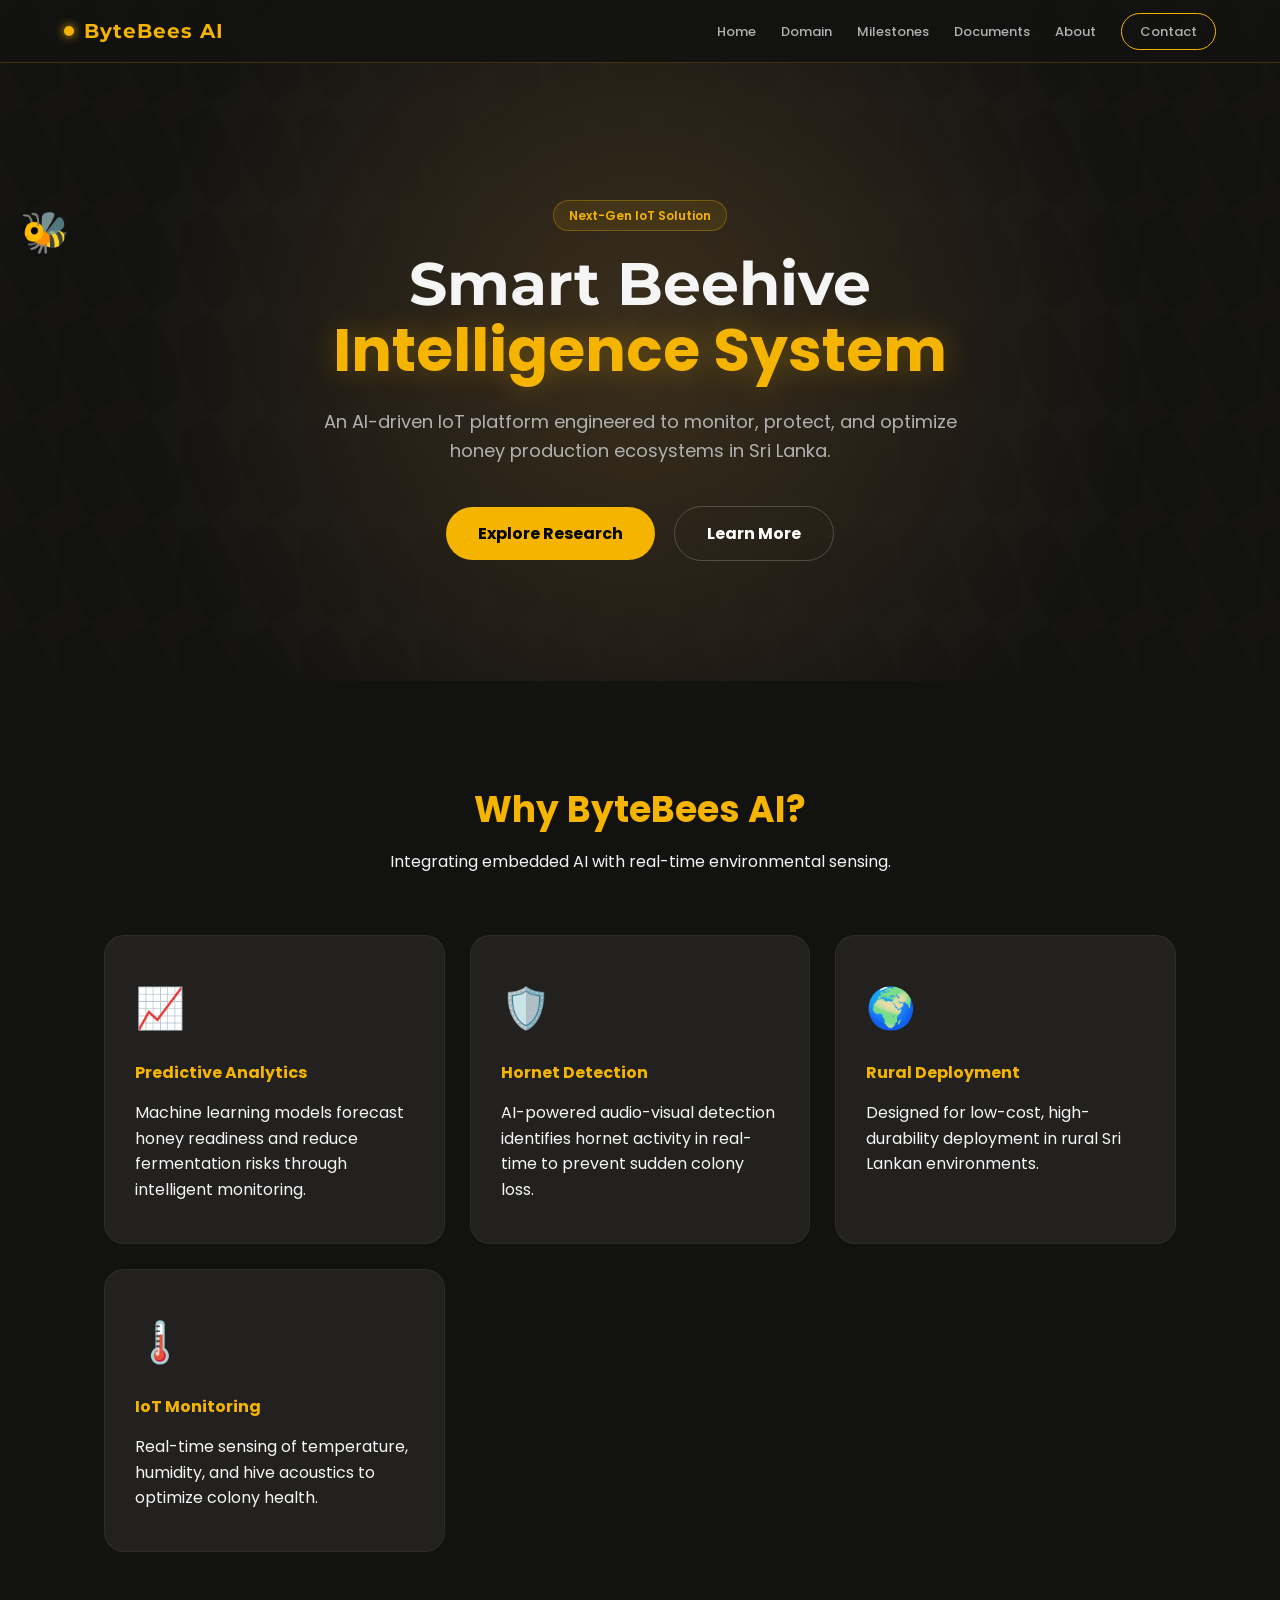
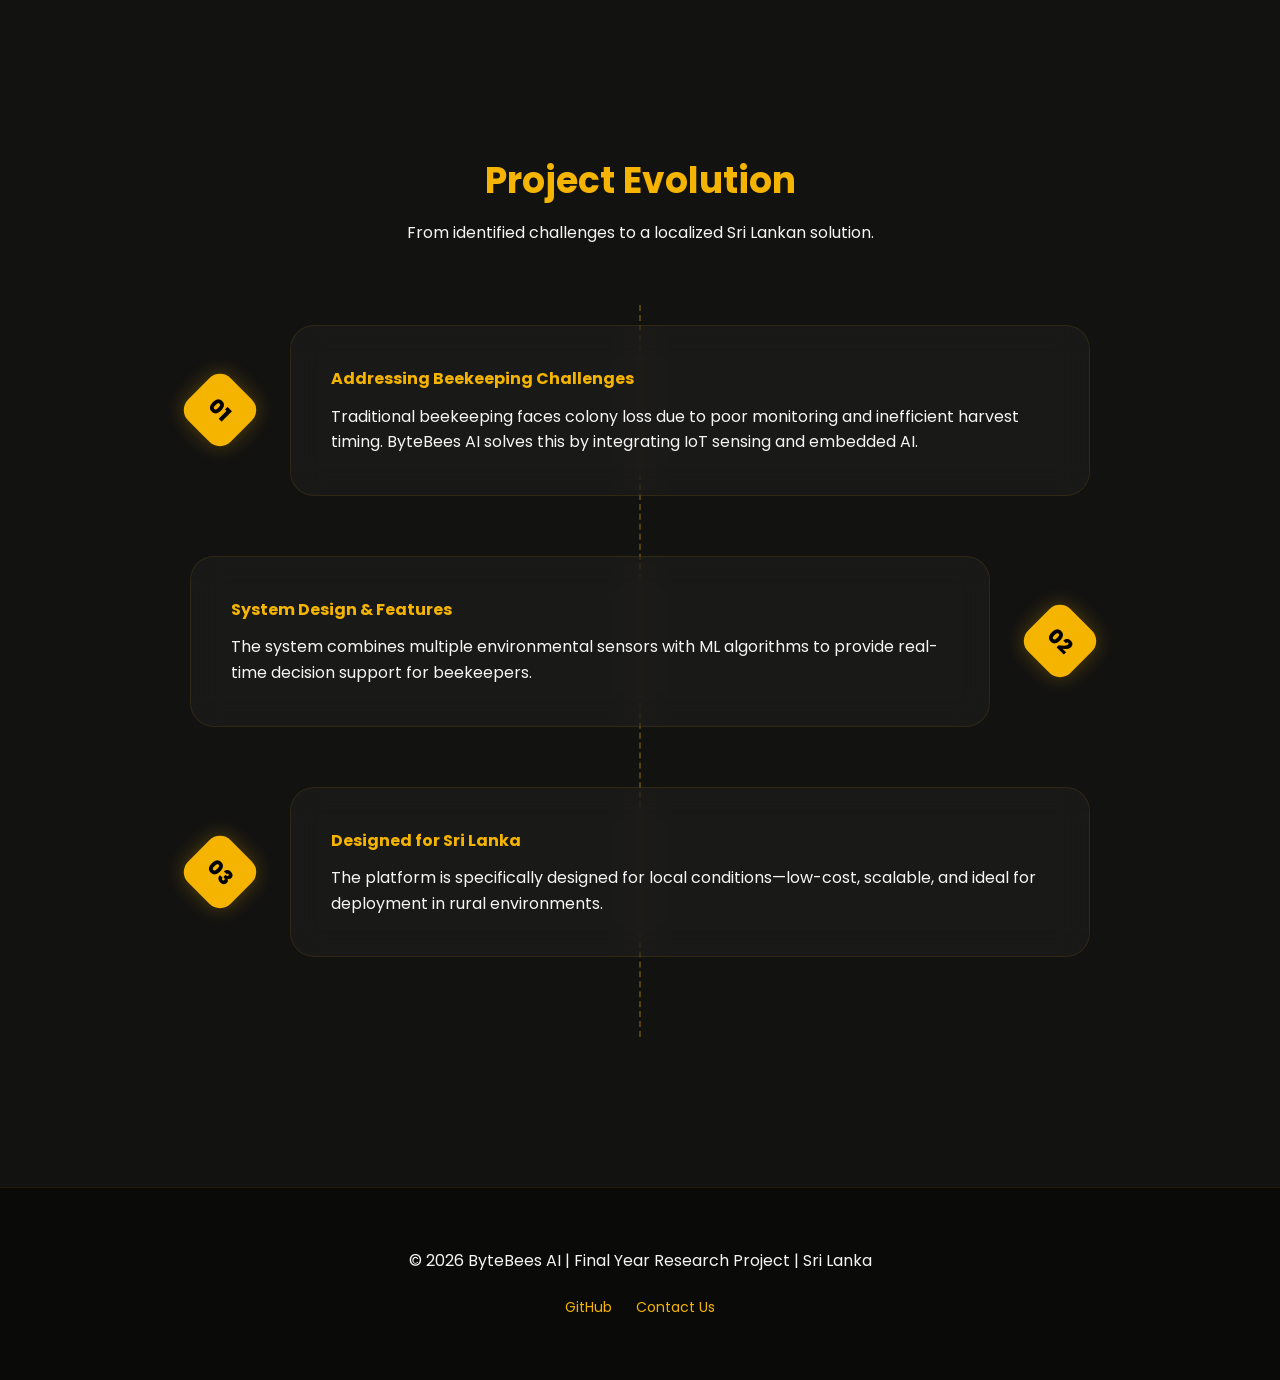
<file: index.html>
<!DOCTYPE html>
<html lang="en">
<head>
    <meta charset="UTF-8">
    <meta name="viewport" content="width=device-width, initial-scale=1.0">
    <title>ByteBees AI - Smart Beehive Intelligence</title>
    
    <link href="https://fonts.googleapis.com/css2?family=Montserrat:wght@700&family=Poppins:wght@300;400;600&display=swap" rel="stylesheet">
    <link rel="stylesheet" href="css/style.css">
</head>
<body>

    <nav>
        <div class="container">
            <div class="logo">
                <span class="pulse"></span> 
                <h1>ByteBees AI</h1>
            </div>
            <ul>
                <li><a href="index.html">Home</a></li>
                <li><a href="domain.html">Domain</a></li>
                <li><a href="milestones.html">Milestones</a></li>
                <li><a href="documents.html">Documents</a></li>
                <li><a href="about.html">About</a></li>
                <li><a href="contact.html" class="nav-cta">Contact</a></li>
            </ul>
        </div>
    </nav>

    <header class="hero">
        <div class="honeycomb"></div>
        <div class="bee-fly">🐝</div>
        
        <div class="hero-content">
            <div class="badge">Next-Gen IoT Solution</div>
            <h2>Smart Beehive <br><span class="highlight">Intelligence System</span></h2>
            <p>
                An AI-driven IoT platform engineered to monitor, protect, 
                and optimize honey production ecosystems in Sri Lanka.
            </p>
            <div class="hero-btns">
                <a href="domain.html" class="button">Explore Research</a>
                <a href="#overview" class="button secondary">Learn More</a>
            </div>
        </div>
    </header>

    <section class="section">
        <div class="section-header">
            <h3>Why ByteBees AI?</h3>
            <p>Integrating embedded AI with real-time environmental sensing.</p>
        </div>

        <div class="card-grid">
            <div class="card">
                <div class="card-icon">📈</div>
                <h4>Predictive Analytics</h4>
                <p>Machine learning models forecast honey readiness and reduce fermentation risks through intelligent monitoring.</p>
            </div>

            <div class="card">
                <div class="card-icon">🛡️</div>
                <h4>Hornet Detection</h4>
                <p>AI-powered audio-visual detection identifies hornet activity in real-time to prevent sudden colony loss.</p>
            </div>

            <div class="card">
                <div class="card-icon">🌍</div>
                <h4>Rural Deployment</h4>
                <p>Designed for low-cost, high-durability deployment in rural Sri Lankan environments.</p>
            </div>

            <div class="card">
                <div class="card-icon">🌡️</div>
                <h4>IoT Monitoring</h4>
                <p>Real-time sensing of temperature, humidity, and hive acoustics to optimize colony health.</p>
            </div>
        </div>
    </section>

    <section id="overview" class="section">
    <div class="section-header">
        <h3>Project Evolution</h3>
        <p>From identified challenges to a localized Sri Lankan solution.</p>
    </div>

    <div class="journey-container">
        <div class="journey-item reveal">
            <div class="journey-number">01</div>
            <div class="glass-card glow-left">
                <h4>Addressing Beekeeping Challenges</h4>
                <p>Traditional beekeeping faces colony loss due to poor monitoring and inefficient harvest timing. ByteBees AI solves this by integrating IoT sensing and embedded AI.</p>
            </div>
        </div>

        <div class="journey-item reveal reverse">
            <div class="journey-number">02</div>
            <div class="glass-card glow-right">
                <h4>System Design & Features</h4>
                <p>The system combines multiple environmental sensors with ML algorithms to provide real-time decision support for beekeepers.</p>
            </div>
        </div>

        <div class="journey-item reveal">
            <div class="journey-number">03</div>
            <div class="glass-card glow-left">
                <h4>Designed for Sri Lanka</h4>
                <p>The platform is specifically designed for local conditions—low-cost, scalable, and ideal for deployment in rural environments.</p>
            </div>
        </div>
        
        <div class="nectar-path"></div>
    </div>
</section>

    <footer>
        <div class="footer-container">
            <p>© 2026 ByteBees AI | Final Year Research Project | Sri Lanka</p>
            <div class="footer-links">
                <a href="https://github.com/Nawoda529" target="_blank">GitHub</a>
                <a href="mailto:nmsanduni@gmail.com">Contact Us</a>
            </div>
        </div>
    </footer>

    <script>
        // 1. Mouse Follower (Pollen Particles)
        document.addEventListener("mousemove", function(e) {
            if (Math.random() > 0.1) return; // Reduce frequency for performance
            let bee = document.createElement("div");
            bee.innerHTML = "✨";
            bee.style.position = "fixed";
            bee.style.left = e.clientX + "px";
            bee.style.top = e.clientY + "px";
            bee.style.fontSize = "10px";
            bee.style.pointerEvents = "none";
            bee.style.zIndex = "9999";
            bee.style.color = "#f4b400";
            document.body.appendChild(bee);

            setTimeout(() => {
                bee.style.transition = "all 0.8s ease";
                bee.style.transform = `translate(${(Math.random()-0.5)*50}px, 30px)`;
                bee.style.opacity = "0";
            }, 10);
            setTimeout(() => bee.remove(), 800);
        });

        // 2. Scroll Reveal Animation
        const observer = new IntersectionObserver((entries) => {
            entries.forEach(entry => {
                if (entry.isIntersecting) {
                    entry.target.classList.add('visible');
                }
            });
        }, { threshold: 0.1 });

        document.querySelectorAll('section, .card, .glass-card').forEach(el => {
            el.classList.add('reveal');
            observer.observe(el);
        });
    </script>
</body>
</html>
</file>
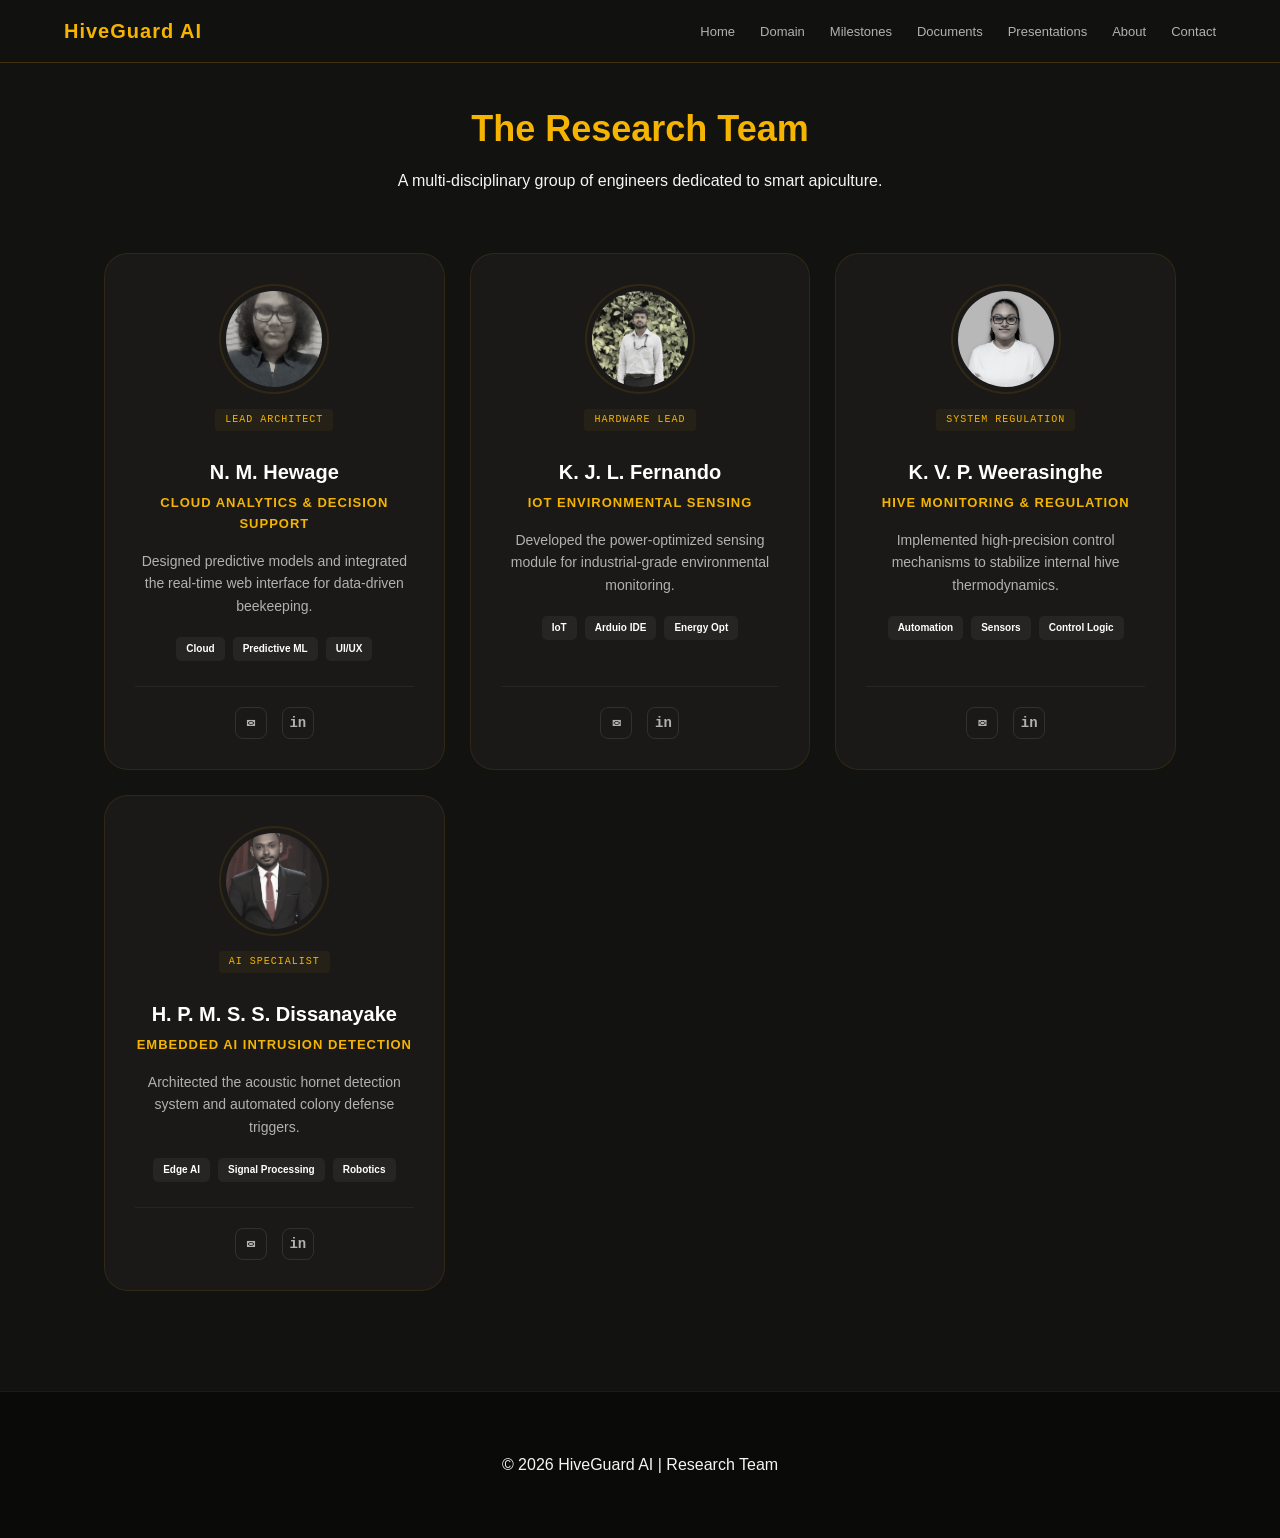
<file: about.html>
<!DOCTYPE html>
<html>
<head>
  <title>HiveGuard AI - About Us</title>
  <link rel="stylesheet" href="css/style.css">
</head>
<body>

<!-- Navigation -->
<nav>
  <div class="container">
    <h1>HiveGuard AI</h1>
    <ul>
      <li><a href="index.html">Home</a></li>
      <li><a href="domain.html">Domain</a></li>
      <li><a href="milestones.html">Milestones</a></li>
      <li><a href="documents.html">Documents</a></li>
      <li><a href="presentations.html">Presentations</a></li>
      <li><a href="about.html">About</a></li>
      <li><a href="contact.html">Contact</a></li>
    </ul>
  </div>
</nav>

<section class="section about-section">
    <div class="section-header">
        <h3>The Research Team</h3>
        <p>A multi-disciplinary group of engineers dedicated to smart apiculture.</p>
    </div>

    <div class="about-portal-grid">
        <div class="profile-portal reveal">
            <div class="portal-scanner"></div> <div class="portal-header">
                <div class="member-photo-wrapper">
                    <img src="assests/images/Hewage N M.jpeg" alt="N. M. Hewage" class="member-photo">
                    <div class="photo-glow"></div>
                </div>
                <span class="member-tag">LEAD ARCHITECT</span>
            </div>

            <div class="portal-body">
                <h4>N. M. Hewage</h4>
                <p class="member-role">Cloud Analytics & Decision Support</p>
                <p class="member-desc">Designed predictive models and integrated the real-time web interface for data-driven beekeeping.</p>
                
                <div class="member-skills">
                    <span>Cloud</span><span>Predictive ML</span><span>UI/UX</span>
                </div>
            </div>

            <div class="portal-footer">
                <div class="member-social">
                    <a href="mailto:IT22084286@my.sliit.lk" class="social-icon mail-icon" title="Email">✉</a>
                    <a href="#" class="social-icon linked-icon" title="LinkedIn">in</a>
               
                </div>
            </div>
        </div>

        <div class="profile-portal reveal">
            <div class="portal-scanner"></div>
            <div class="portal-header">
                <div class="member-photo-wrapper">
                    <img src="assests/images/Fernando K J L.jpeg" alt="K. J. L. Fernando" class="member-photo">
                    <div class="photo-glow"></div>
                </div>
                <span class="member-tag">HARDWARE LEAD</span>
            </div>
            <div class="portal-body">
                <h4>K. J. L. Fernando</h4>
                <p class="member-role">IoT Environmental Sensing</p>
                <p class="member-desc">Developed the power-optimized sensing module for industrial-grade environmental monitoring.</p>
                <div class="member-skills">
                    <span>IoT</span><span>Arduio IDE</span><span>Energy Opt</span>
                </div>
            </div>
            <div class="portal-footer">
                <div class="member-social">
                    <a href="IT22284648@my.sliit.lk" class="social-icon mail-icon" title="Email">✉</a>
                    <a href="#" class="social-icon linked-icon" title="LinkedIn">in</a>
                </div>
            </div>
        </div>

        <div class="profile-portal reveal">
            <div class="portal-scanner"></div>
            <div class="portal-header">
                <div class="member-photo-wrapper">
                    <img src="assests/images/Weerasinghe K V P.jpeg" alt="K. V. P. Weerasinghe" class="member-photo">
                    <div class="photo-glow"></div>
                </div>
                <span class="member-tag">SYSTEM REGULATION</span>
            </div>
            <div class="portal-body">
                <h4>K. V. P. Weerasinghe</h4>
                <p class="member-role">Hive Monitoring & Regulation</p>
                <p class="member-desc">Implemented high-precision control mechanisms to stabilize internal hive thermodynamics.</p>
                <div class="member-skills">
                    <span>Automation</span><span>Sensors</span><span>Control Logic</span>
                </div>
            </div>
            <div class="portal-footer">
                <div class="member-social">
                    <a href="mailto:member_email@email.com" class="social-icon mail-icon" title="Email">✉</a>
                    <a href="#" class="social-icon linked-icon" title="LinkedIn">in</a>
                   
                </div>
            </div>
        </div>

        <div class="profile-portal reveal">
            <div class="portal-scanner"></div>
            <div class="portal-header">
                <div class="member-photo-wrapper">
                    <img src="assests/images/Dissanayake .jpeg" alt="H. P. M. S. S. Dissanayake" class="member-photo">
                    <div class="photo-glow"></div>
                </div>
                <span class="member-tag">AI SPECIALIST</span>
            </div>
            <div class="portal-body">
                <h4>H. P. M. S. S. Dissanayake</h4>
                <p class="member-role">Embedded AI Intrusion Detection</p>
                <p class="member-desc">Architected the acoustic hornet detection system and automated colony defense triggers.</p>
                <div class="member-skills">
                    <span>Edge AI</span><span>Signal Processing</span><span>Robotics</span>
                </div>
            </div>
            <div class="portal-footer">
                <div class="member-social">
                    <a href="IT22315946@my.sliit.lk" class="social-icon mail-icon" title="Email">✉</a>
                    <a href="#" class="social-icon linked-icon" title="LinkedIn">in</a>
                </div>
            </div>
        </div>
    </div>
</section>

<footer>
  © 2026 HiveGuard AI | Research Team
</footer>

</body>
</html>
</file>
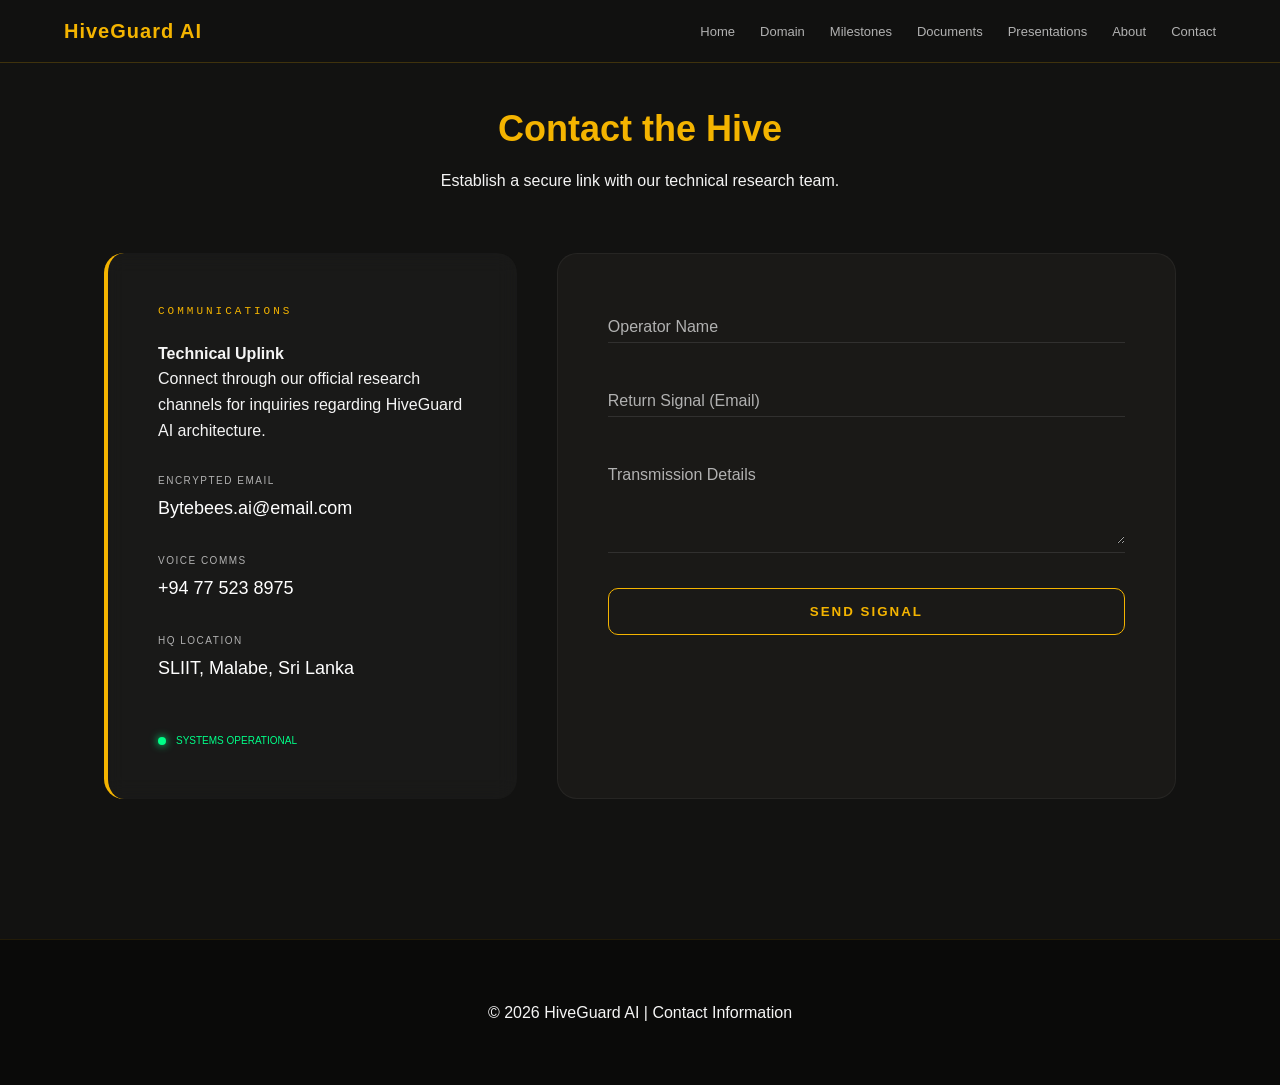
<file: contact.html>
<!DOCTYPE html>
<html lang="en">
<head>
  <meta charset="UTF-8">
  <meta name="viewport" content="width=device-width, initial-scale=1.0">
  <title>HiveGuard AI - Contact</title>
  <link rel="stylesheet" href="css/style.css">
</head>
<body>

<!-- Navigation -->
<nav>
  <div class="container">
    <h1>HiveGuard AI</h1>
    <ul>
      <li><a href="index.html">Home</a></li>
      <li><a href="domain.html">Domain</a></li>
      <li><a href="milestones.html">Milestones</a></li>
      <li><a href="documents.html">Documents</a></li>
      <li><a href="presentations.html">Presentations</a></li>
      <li><a href="about.html">About</a></li>
      <li><a href="contact.html">Contact</a></li>
    </ul>
  </div>
</nav>

<!-- Contact Section -->
<section class="section contact-section">
    <div class="section-header">
        <h3>Contact the Hive</h3>
        <p>Establish a secure link with our technical research team.</p>
    </div>

    <div class="contact-wrapper">
        <div class="contact-info-panel reveal">
            <div class="panel-tag">COMMUNICATIONS</div>
            <h4>Technical Uplink</h4>
            <p>Connect through our official research channels for inquiries regarding HiveGuard AI architecture.</p>
            
            <div class="info-links">
                <div class="info-item">
                    <span class="info-label">ENCRYPTED EMAIL</span>
                    <a href="mailto:bytebees.ai@email.com">Bytebees.ai@email.com</a>
                </div>
                <div class="info-item">
                    <span class="info-label">VOICE COMMS</span>
                    <a href="tel:+9477413">+94 77 523 8975</a>
                </div>
                <div class="info-item">
                    <span class="info-label">HQ LOCATION</span>
                    <p>SLIIT, Malabe, Sri Lanka</p>
                </div>
            </div>
            
            <div class="contact-status">
                <div class="status-indicator"></div>
                <span>SYSTEMS OPERATIONAL</span>
            </div>
        </div>

        <div class="contact-form-panel reveal">
            <form action="mailto:hiveguard.ai@email.com" method="post" enctype="text/plain">
                <div class="input-group">
                    <input type="text" id="name" name="name" required>
                    <label for="name">Operator Name</label>
                    <div class="input-line"></div>
                </div>

                <div class="input-group">
                    <input type="email" id="email" name="email" required>
                    <label for="email">Return Signal (Email)</label>
                    <div class="input-line"></div>
                </div>

                <div class="input-group">
                    <textarea id="message" name="message" rows="4" required></textarea>
                    <label for="message">Transmission Details</label>
                    <div class="input-line"></div>
                </div>

                <button type="submit" class="transmit-btn">
                    <span>SEND SIGNAL</span>
                    <i class="btn-glow"></i>
                </button>
            </form>
        </div>
    </div>
</section>

<!-- Footer -->
<footer>
  <p>© 2026 HiveGuard AI | Contact Information</p>
</footer>

</body>
</html>
</file>
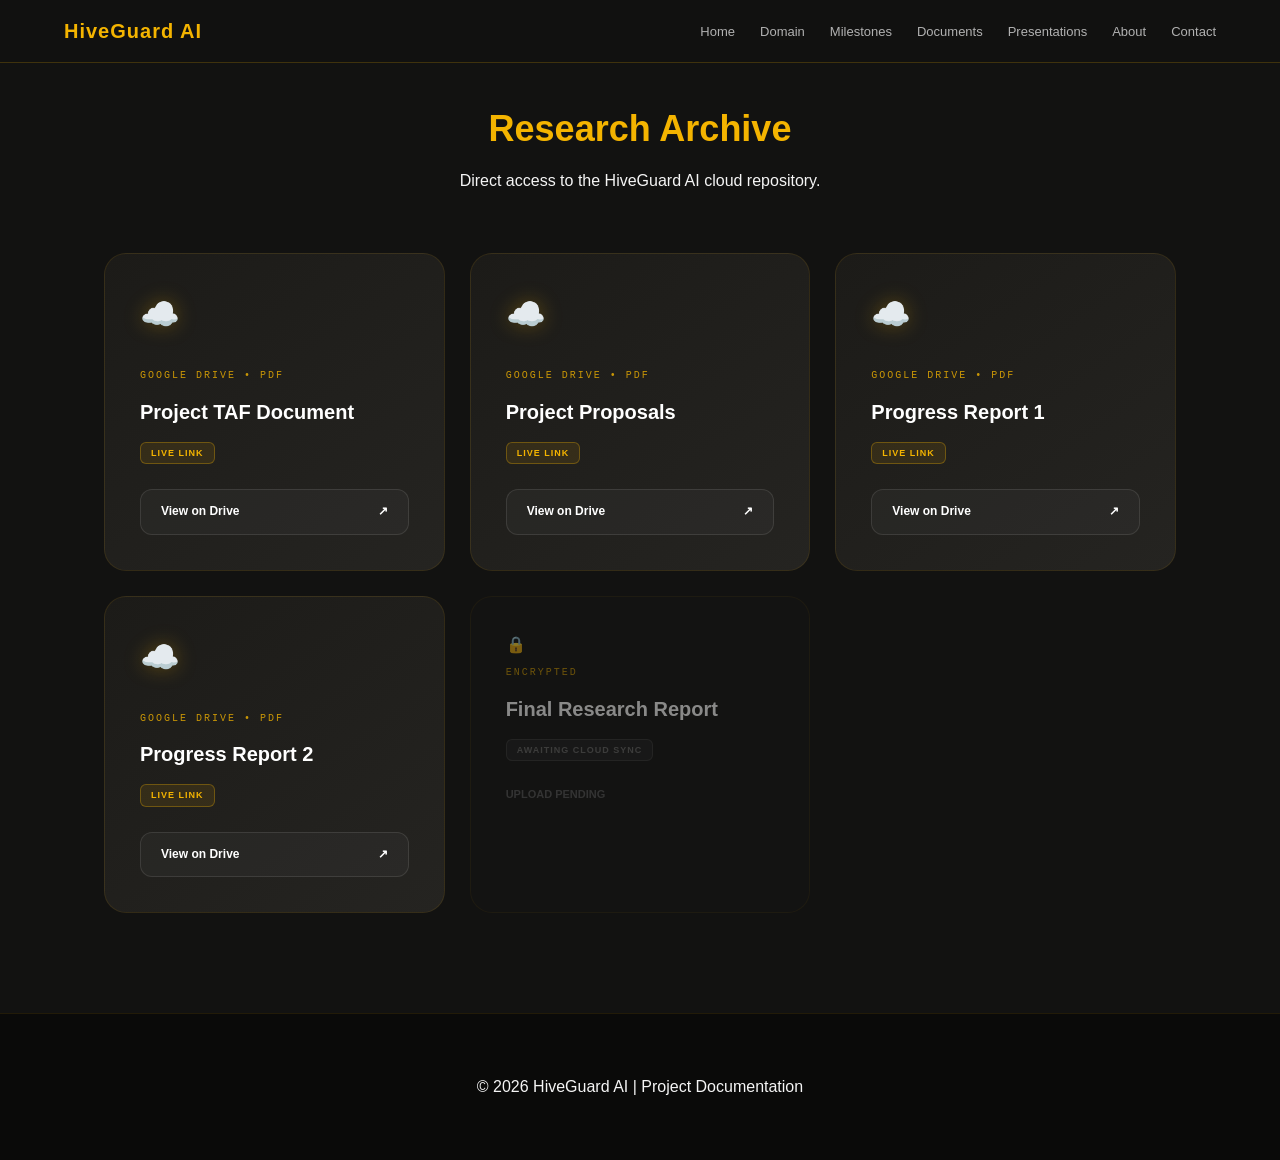
<file: documents.html>
<!DOCTYPE html>
<html>

<head>
    <title>HiveGuard AI - Documents</title>
    <link rel="stylesheet" href="css/style.css">
</head>

<body>

    <!-- Navigation -->
    <nav>
        <div class="container">
            <h1>HiveGuard AI</h1>
            <ul>
                <li><a href="index.html">Home</a></li>
                <li><a href="domain.html">Domain</a></li>
                <li><a href="milestones.html">Milestones</a></li>
                <li><a href="documents.html">Documents</a></li>
                <li><a href="presentations.html">Presentations</a></li>
                <li><a href="about.html">About</a></li>
                <li><a href="contact.html">Contact</a></li>
            </ul>
        </div>
    </nav>

    <section class="section documents-section">
        <div class="section-header">
            <h3>Research Archive</h3>
            <p>Direct access to the HiveGuard AI cloud repository.</p>
        </div>

        <div class="vault-grid">
            <div class="document-node reveal">
                <div class="cloud-sync-icon">☁️</div>
                <div class="file-details">
                    <span class="file-meta">GOOGLE DRIVE • PDF</span>
                    <h4>Project TAF Document</h4>
                    <div class="status-badge complete">LIVE LINK</div>
                </div>
                <a href="https://drive.google.com/file/d/1EoVkgAfGjhbniMVLlYk6fJaJW4di3Vom/view?usp=sharing"
                    target="_blank" class="drive-btn">
                    <span>View on Drive</span>
                    <i class="external-icon">↗</i>
                </a>
            </div>

            <div class="document-node reveal">
                <div class="cloud-sync-icon">☁️</div>
                <div class="file-details">
                    <span class="file-meta">GOOGLE DRIVE • PDF</span>
                    <h4>Project Proposals</h4>
                    <div class="status-badge complete">LIVE LINK</div>
                </div>
                <a href="https://drive.google.com/drive/folders/1NEUx-Dtc1bUrK-UZXAbPm845EpP8RGgL?usp=sharing"
                    target="_blank" class="drive-btn">
                    <span>View on Drive</span>
                    <i class="external-icon">↗</i>
                </a>
            </div>

            <div class="document-node reveal">
                <div class="cloud-sync-icon">☁️</div>
                <div class="file-details">
                    <span class="file-meta">GOOGLE DRIVE • PDF</span>
                    <h4>Progress Report 1</h4>
                    <div class="status-badge complete">LIVE LINK</div>
                </div>
                <a href="YOUR_GOOGLE_DRIVE_URL_HERE" target="_blank" class="drive-btn">
                    <span>View on Drive</span>
                    <i class="external-icon">↗</i>
                </a>
            </div>

            <div class="document-node reveal">
                <div class="cloud-sync-icon">☁️</div>
                <div class="file-details">
                    <span class="file-meta">GOOGLE DRIVE • PDF</span>
                    <h4>Progress Report 2</h4>
                    <div class="status-badge complete">LIVE LINK</div>
                </div>
                <a href="YOUR_GOOGLE_DRIVE_URL_HERE" target="_blank" class="drive-btn">
                    <span>View on Drive</span>
                    <i class="external-icon">↗</i>
                </a>
            </div>

            <div class="document-node reveal locked">
                <div class="file-icon">🔒</div>
                <div class="file-details">
                    <span class="file-meta">ENCRYPTED</span>
                    <h4>Final Research Report</h4>
                    <div class="status-badge pending">AWAITING CLOUD SYNC</div>
                </div>
                <div class="lock-overlay">Upload Pending</div>
            </div>
        </div>
    </section>

    <footer>
        © 2026 HiveGuard AI | Project Documentation
    </footer>

</body>

</html>
</file>
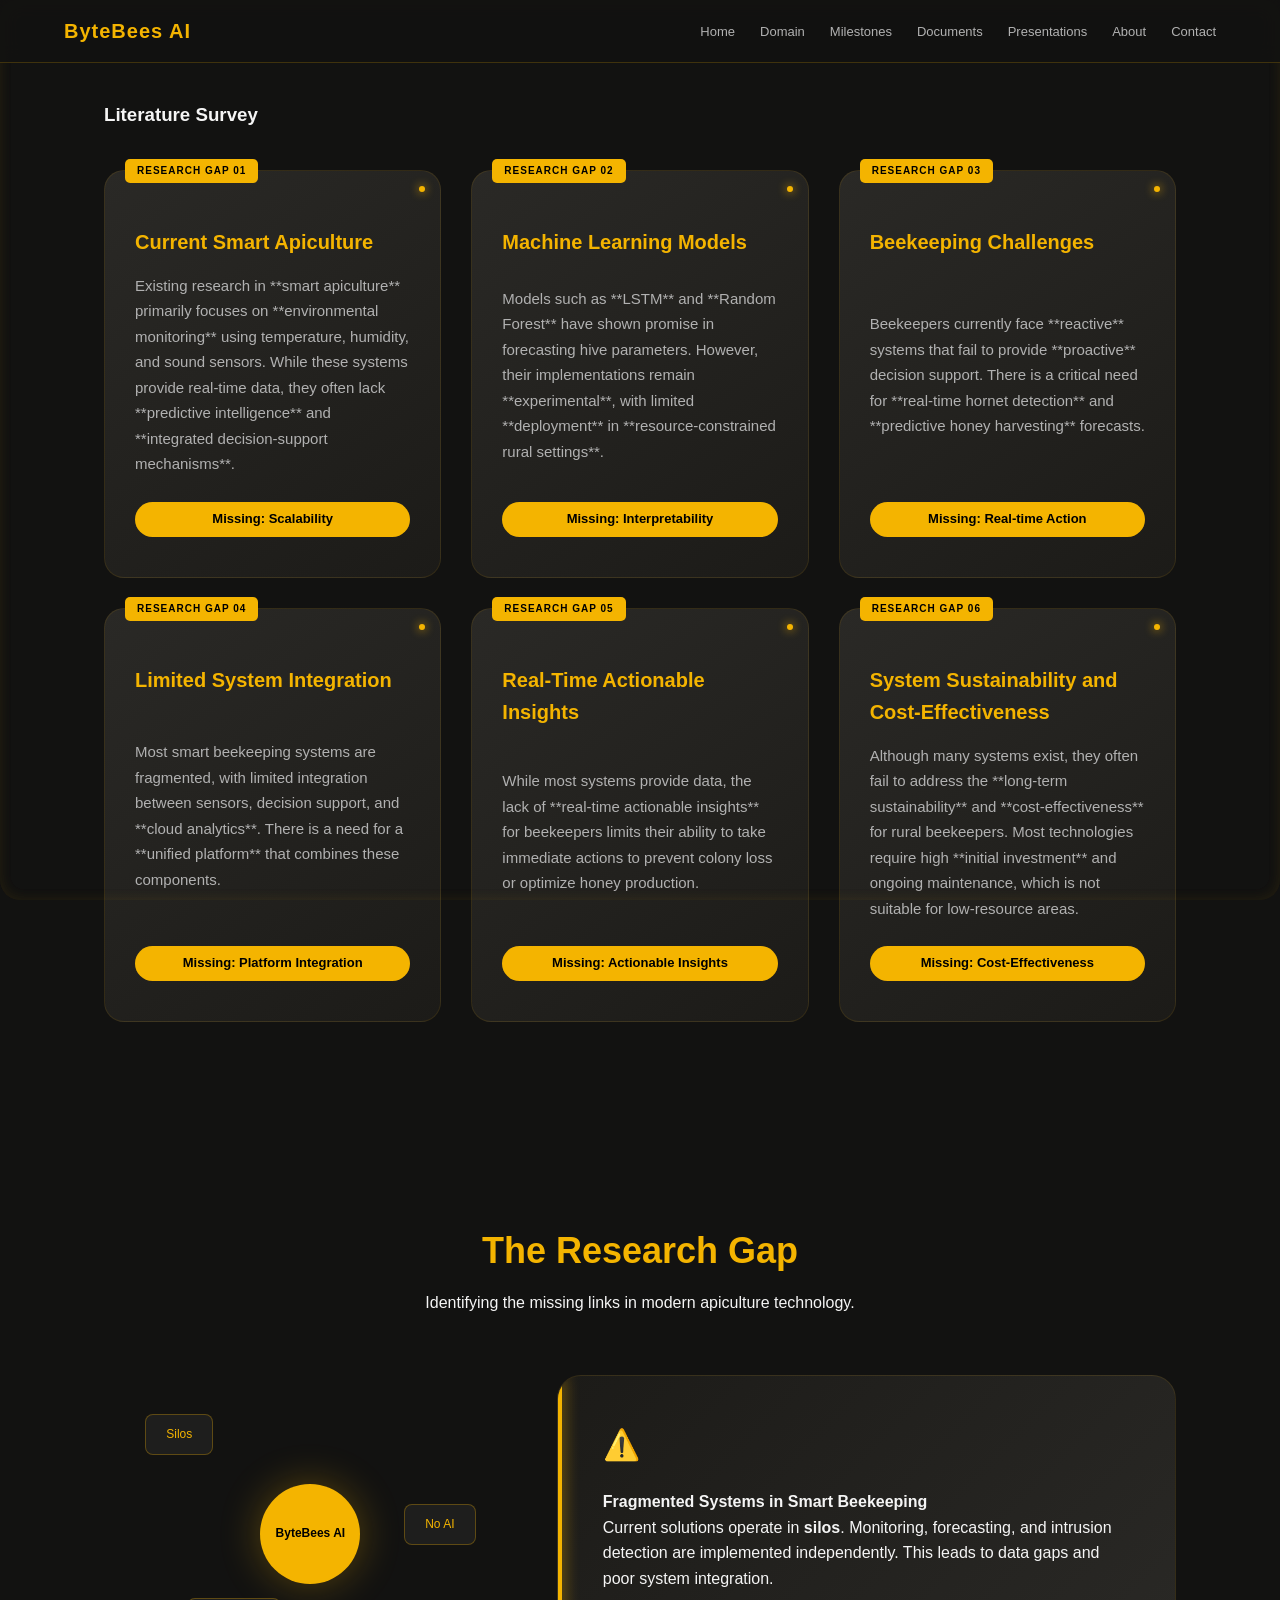
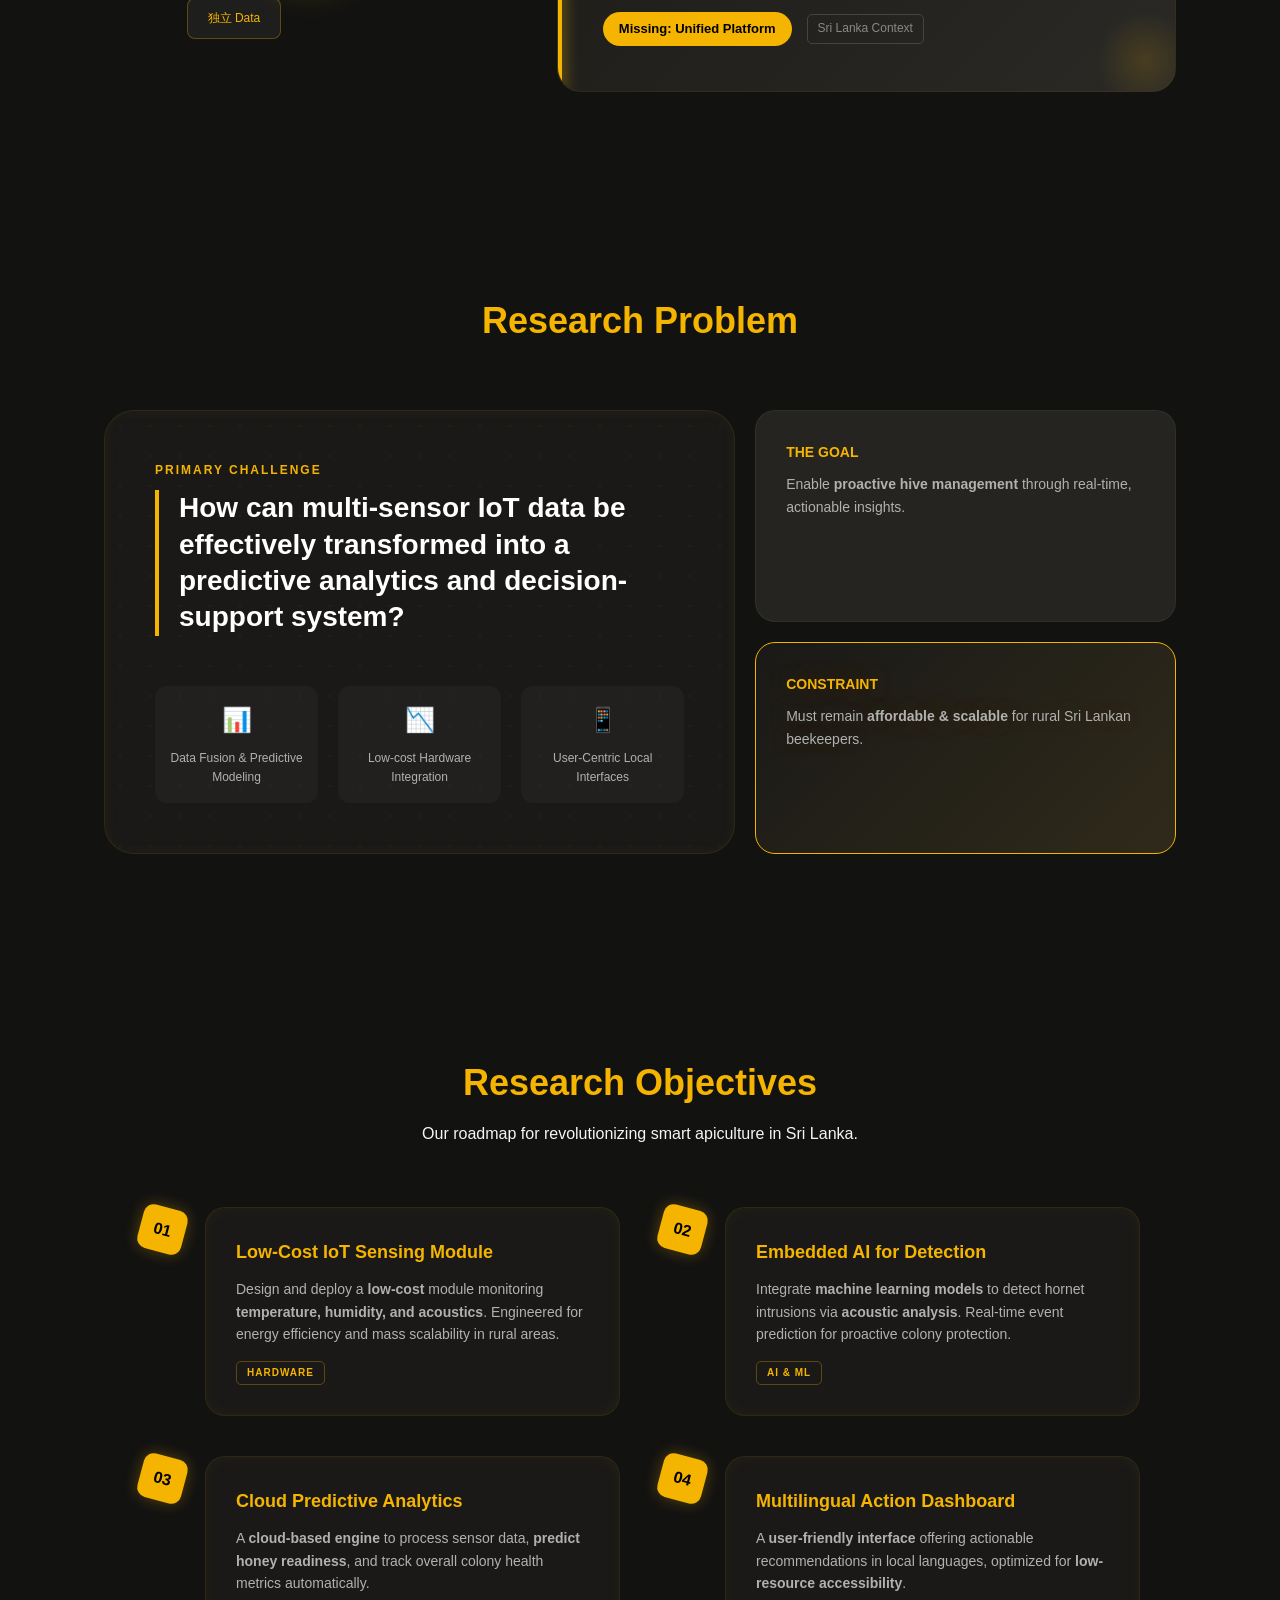
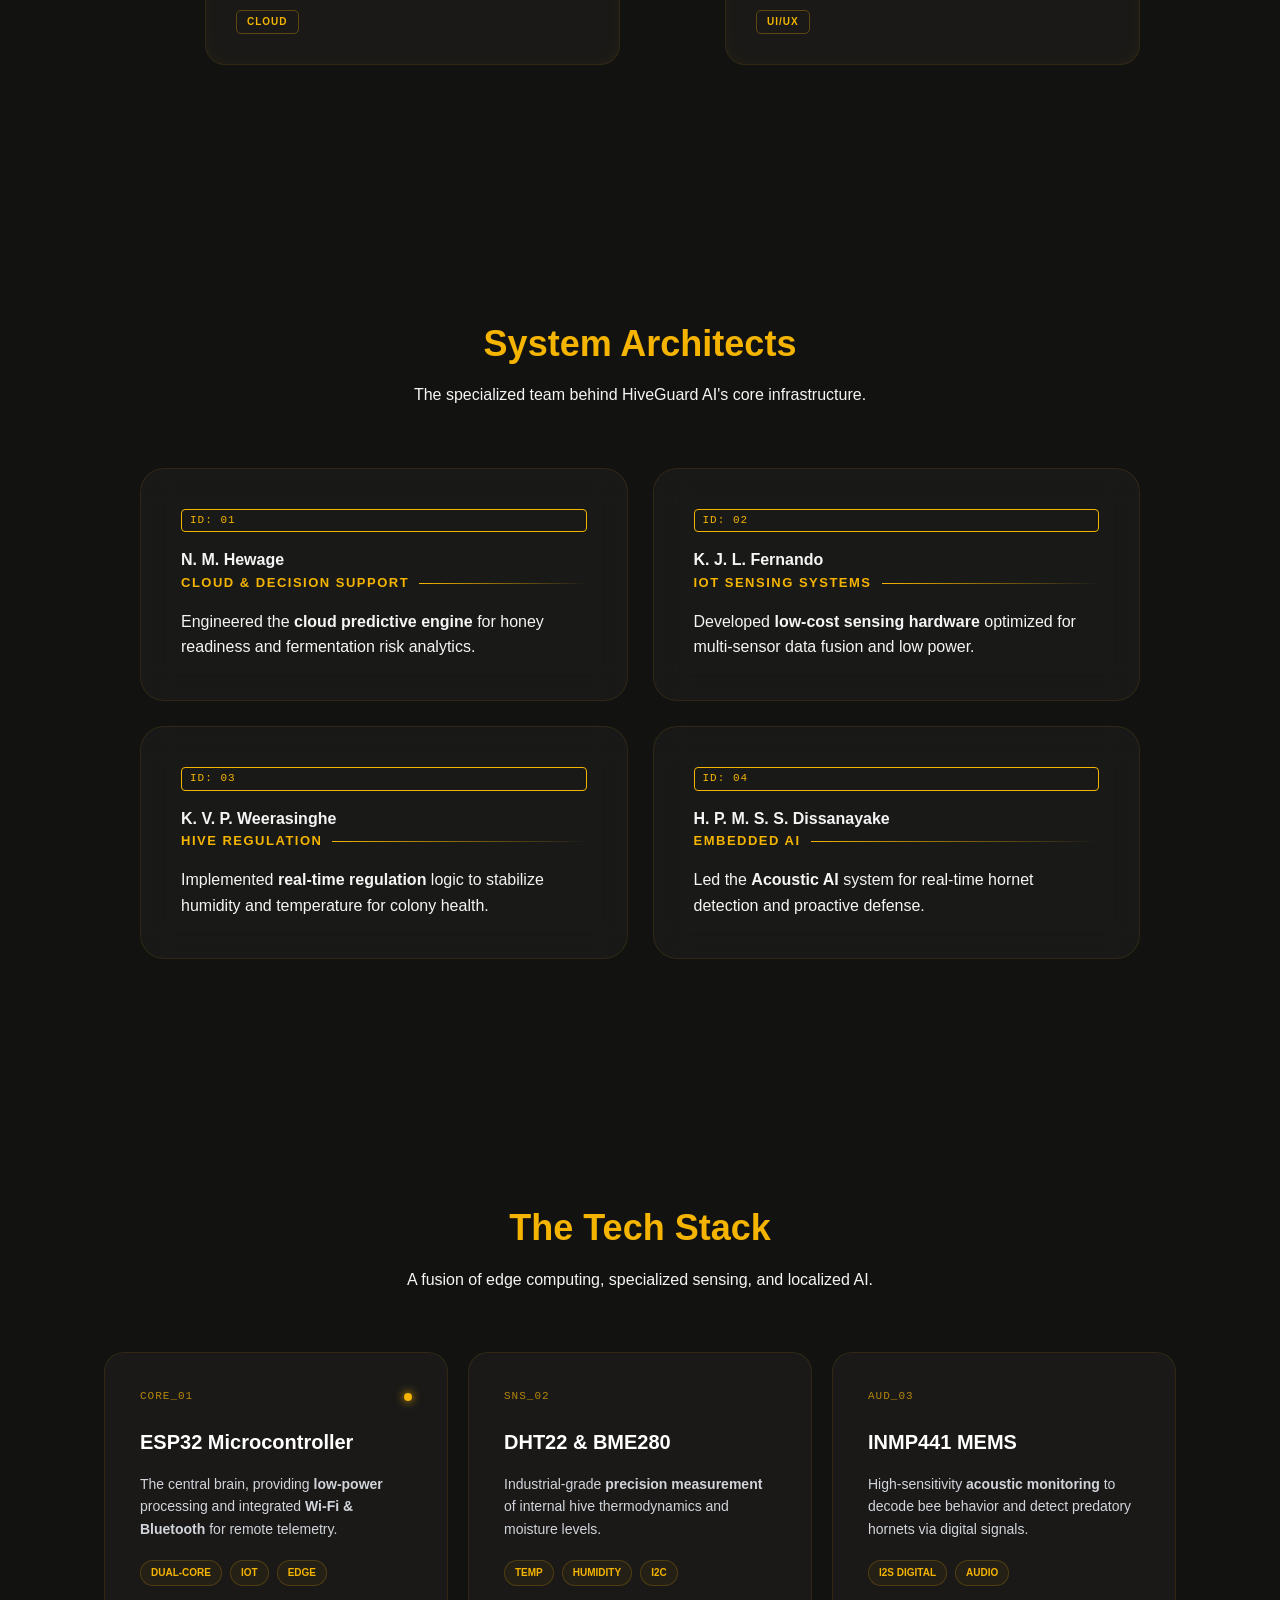
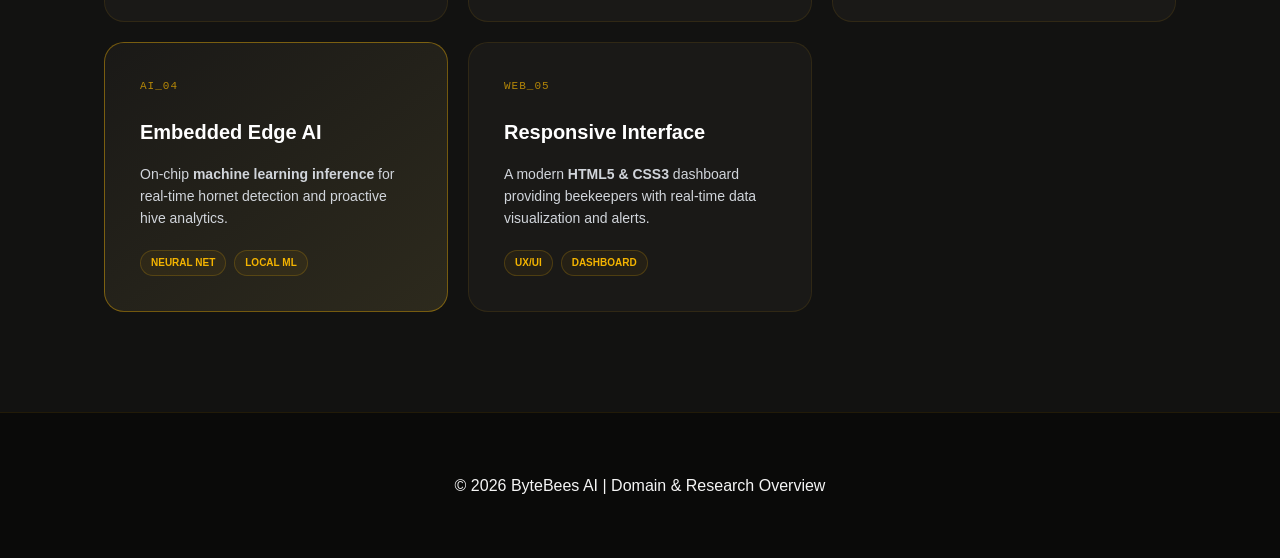
<file: domain.html>
<!DOCTYPE html>
<html>
<head>
  <title>ByteBees AI - Domain</title>
  <link rel="stylesheet" href="css/style.css">
</head>
<body>

<!-- Navigation -->
<nav>
  <div class="container">
    <h1>ByteBees AI</h1>
    <ul>
      <li><a href="index.html">Home</a></li>
      <li><a href="domain.html">Domain</a></li>
      <li><a href="milestones.html">Milestones</a></li>
      <li><a href="documents.html">Documents</a></li>
      <li><a href="presentations.html">Presentations</a></li>
      <li><a href="about.html">About</a></li>
      <li><a href="contact.html">Contact</a></li>
    </ul>
  </div>
</nav>

<section class="section literature-survey">
  <h3>Literature Survey</h3>

  <div class="survey-grid">

    <!-- Research Gap 01: Current Smart Apiculture -->
    <div class="survey-card reveal">
      <div class="card-tag">Research Gap 01</div>
      <h4>Current Smart Apiculture</h4>
      <p>
        Existing research in **smart apiculture** primarily focuses on **environmental monitoring** using temperature, humidity, and sound sensors. While these systems provide real-time data, they often lack **predictive intelligence** and **integrated decision-support mechanisms**.
      </p>
      <div class="finding-badge">Missing: Scalability</div>
    </div>

    <!-- Research Gap 02: Machine Learning Models -->
    <div class="survey-card reveal">
      <div class="card-tag">Research Gap 02</div>
      <h4>Machine Learning Models</h4>
      <p>
        Models such as **LSTM** and **Random Forest** have shown promise in forecasting hive parameters. However, their implementations remain **experimental**, with limited **deployment** in **resource-constrained rural settings**.
      </p>
      <div class="finding-badge">Missing: Interpretability</div>
    </div>

    <!-- Research Gap 03: Beekeeping Challenges -->
    <div class="survey-card reveal">
      <div class="card-tag">Research Gap 03</div>
      <h4>Beekeeping Challenges</h4>
      <p>
        Beekeepers currently face **reactive** systems that fail to provide **proactive** decision support. There is a critical need for **real-time hornet detection** and **predictive honey harvesting** forecasts.
      </p>
      <div class="finding-badge">Missing: Real-time Action</div>
    </div>

    <!-- Research Gap 04: Limited System Integration -->
    <div class="survey-card reveal">
      <div class="card-tag">Research Gap 04</div>
      <h4>Limited System Integration</h4>
      <p>
        Most smart beekeeping systems are fragmented, with limited integration between sensors, decision support, and **cloud analytics**. There is a need for a **unified platform** that combines these components.
      </p>
      <div class="finding-badge">Missing: Platform Integration</div>
    </div>

    <!-- Research Gap 05: Real-Time Actionable Insights -->
    <div class="survey-card reveal">
      <div class="card-tag">Research Gap 05</div>
      <h4>Real-Time Actionable Insights</h4>
      <p>
        While most systems provide data, the lack of **real-time actionable insights** for beekeepers limits their ability to take immediate actions to prevent colony loss or optimize honey production.
      </p>
      <div class="finding-badge">Missing: Actionable Insights</div>
    </div>

    <!-- Research Gap 06: System Sustainability and Cost-Effectiveness -->
    <div class="survey-card reveal">
      <div class="card-tag">Research Gap 06</div>
      <h4>System Sustainability and Cost-Effectiveness</h4>
      <p>
        Although many systems exist, they often fail to address the **long-term sustainability** and **cost-effectiveness** for rural beekeepers. Most technologies require high **initial investment** and ongoing maintenance, which is not suitable for low-resource areas.
      </p>
      <div class="finding-badge">Missing: Cost-Effectiveness</div>
    </div>

  </div>
</section>

<section class="section research-gap-section">
  <div class="section-header">
    <h3>The Research Gap</h3>
    <p>Identifying the missing links in modern apiculture technology.</p>
  </div>

  <div class="gap-container">
    <div class="gap-visual reveal">
       <div class="fragment-box">Silos</div>
       <div class="fragment-box">独立 Data</div>
       <div class="fragment-box">No AI</div>
       <div class="connector-line"></div>
       <div class="solution-node">ByteBees AI</div>
    </div>

    <div class="gap-content reveal">
      <div class="gap-card">
        <div class="gap-icon">⚠️</div>
        <h4>Fragmented Systems in Smart Beekeeping</h4>
        <p>
          Current solutions operate in <strong>silos</strong>. Monitoring, forecasting, and intrusion detection are implemented independently. This leads to data gaps and poor system integration.
        </p>
        
        <div class="gap-meta">
          <span class="finding-badge">Missing: Unified Platform</span>
          <span class="location-tag">Sri Lanka Context</span>
        </div>
        
        <div class="gap-decoration"></div>
      </div>
    </div>
  </div>
</section>

<section class="section problem-section">
  <div class="section-header">
    <h3>Research Problem</h3>
  </div>

  <div class="problem-wrapper reveal">
    <div class="problem-main-card glowing-box">
      <div class="circuit-overlay"></div>
      <div class="glow-point"></div>
      
      <div class="core-question">
        <span class="label">Primary Challenge</span>
        <h4>How can multi-sensor IoT data be effectively transformed into a predictive analytics and decision-support system?</h4>
      </div>
      
      <div class="problem-goals">
        <div class="goal-item neon-border">
            <span class="goal-icon">📊</span>
            <p>Data Fusion & Predictive Modeling</p>
        </div>
        <div class="goal-item neon-border">
            <span class="goal-icon">📉</span>
            <p>Low-cost Hardware Integration</p>
        </div>
        <div class="goal-item neon-border">
            <span class="goal-icon">📱</span>
            <p>User-Centric Local Interfaces</p>
        </div>
      </div>
    </div>

    <div class="context-sidebar">
        <div class="context-card glowing-box">
            <h5>The Goal</h5>
            <p>Enable <strong>proactive hive management</strong> through real-time, actionable insights.</p>
        </div>
        <div class="context-card highlight glowing-box active-glow">
            <h5>Constraint</h5>
            <p>Must remain <strong>affordable & scalable</strong> for rural Sri Lankan beekeepers.</p>
        </div>
    </div>
  </div>
</section>

<section class="section objectives-section">
    <div class="section-header">
        <h3>Research Objectives</h3>
        <p>Our roadmap for revolutionizing smart apiculture in Sri Lanka.</p>
    </div>

    <div class="objectives-container">
        <div class="objective-item reveal">
            <div class="obj-number">01</div>
            <div class="obj-content glowing-box">
                <h4>Low-Cost IoT Sensing Module</h4>
                <p>Design and deploy a <strong>low-cost</strong> module monitoring <strong>temperature, humidity, and acoustics</strong>. Engineered for energy efficiency and mass scalability in rural areas.</p>
                <div class="obj-tag">Hardware</div>
            </div>
        </div>

        <div class="objective-item reveal">
            <div class="obj-number">02</div>
            <div class="obj-content glowing-box">
                <h4>Embedded AI for Detection</h4>
                <p>Integrate <strong>machine learning models</strong> to detect hornet intrusions via <strong>acoustic analysis</strong>. Real-time event prediction for proactive colony protection.</p>
                <div class="obj-tag">AI & ML</div>
            </div>
        </div>

        <div class="objective-item reveal">
            <div class="obj-number">03</div>
            <div class="obj-content glowing-box">
                <h4>Cloud Predictive Analytics</h4>
                <p>A <strong>cloud-based engine</strong> to process sensor data, <strong>predict honey readiness</strong>, and track overall colony health metrics automatically.</p>
                <div class="obj-tag">Cloud</div>
            </div>
        </div>

        <div class="objective-item reveal">
            <div class="obj-number">04</div>
            <div class="obj-content glowing-box">
                <h4>Multilingual Action Dashboard</h4>
                <p>A <strong>user-friendly interface</strong> offering actionable recommendations in local languages, optimized for <strong>low-resource accessibility</strong>.</p>
                <div class="obj-tag">UI/UX</div>
            </div>
        </div>
    </div>
</section>


<section class="section team-section">
    <div class="section-header">
        <h3>System Architects</h3>
        <p>The specialized team behind HiveGuard AI's core infrastructure.</p>
    </div>

    <div class="team-bento-grid">
        <div class="member-bento reveal">
            <span class="badge-no">ID: 01</span>
            <h4>N. M. Hewage</h4>
            <div class="role-line">Cloud & Decision Support</div>
            <p>Engineered the <strong>cloud predictive engine</strong> for honey readiness and fermentation risk analytics.</p>
        </div>

        <div class="member-bento reveal">
            <span class="badge-no">ID: 02</span>
            <h4>K. J. L. Fernando</h4>
            <div class="role-line">IoT Sensing Systems</div>
            <p>Developed <strong>low-cost sensing hardware</strong> optimized for multi-sensor data fusion and low power.</p>
        </div>

        <div class="member-bento reveal">
            <span class="badge-no">ID: 03</span>
            <h4>K. V. P. Weerasinghe</h4>
            <div class="role-line">Hive Regulation</div>
            <p>Implemented <strong>real-time regulation</strong> logic to stabilize humidity and temperature for colony health.</p>
        </div>

        <div class="member-bento reveal">
            <span class="badge-no">ID: 04</span>
            <h4>H. P. M. S. S. Dissanayake</h4>
            <div class="role-line">Embedded AI</div>
            <p>Led the <strong>Acoustic AI</strong> system for real-time hornet detection and proactive defense.</p>
        </div>
    </div>
</section>

<section class="section tech-section">
    <div class="section-header">
        <h3>The Tech Stack</h3>
        <p>A fusion of edge computing, specialized sensing, and localized AI.</p>
    </div>

    <div class="tech-blueprint-grid">
        <div class="tech-tile reveal">
            <div class="tile-header">
                <span class="tech-id">CORE_01</span>
                <div class="status-pulse"></div>
            </div>
            <h4>ESP32 Microcontroller</h4>
            <p>The central brain, providing <strong>low-power</strong> processing and integrated <strong>Wi-Fi & Bluetooth</strong> for remote telemetry.</p>
            <div class="tech-specs"><span>Dual-Core</span><span>IoT</span><span>Edge</span></div>
        </div>

        <div class="tech-tile reveal">
            <div class="tile-header">
                <span class="tech-id">SNS_02</span>
            </div>
            <h4>DHT22 & BME280</h4>
            <p>Industrial-grade <strong>precision measurement</strong> of internal hive thermodynamics and moisture levels.</p>
            <div class="tech-specs"><span>Temp</span><span>Humidity</span><span>I2C</span></div>
        </div>

        <div class="tech-tile reveal">
            <div class="tile-header">
                <span class="tech-id">AUD_03</span>
            </div>
            <h4>INMP441 MEMS</h4>
            <p>High-sensitivity <strong>acoustic monitoring</strong> to decode bee behavior and detect predatory hornets via digital signals.</p>
            <div class="tech-specs"><span>I2S Digital</span><span>Audio</span></div>
        </div>

        <div class="tech-tile reveal highlight-tile">
            <div class="tile-header">
                <span class="tech-id">AI_04</span>
            </div>
            <h4>Embedded Edge AI</h4>
            <p>On-chip <strong>machine learning inference</strong> for real-time hornet detection and proactive hive analytics.</p>
            <div class="tech-specs"><span>Neural Net</span><span>Local ML</span></div>
        </div>

        <div class="tech-tile reveal">
            <div class="tile-header">
                <span class="tech-id">WEB_05</span>
            </div>
            <h4>Responsive Interface</h4>
            <p>A modern <strong>HTML5 & CSS3</strong> dashboard providing beekeepers with real-time data visualization and alerts.</p>
            <div class="tech-specs"><span>UX/UI</span><span>Dashboard</span></div>
        </div>
    </div>
</section>

<footer>
  © 2026 ByteBees AI | Domain & Research Overview
</footer>

</body>
</html>
</file>
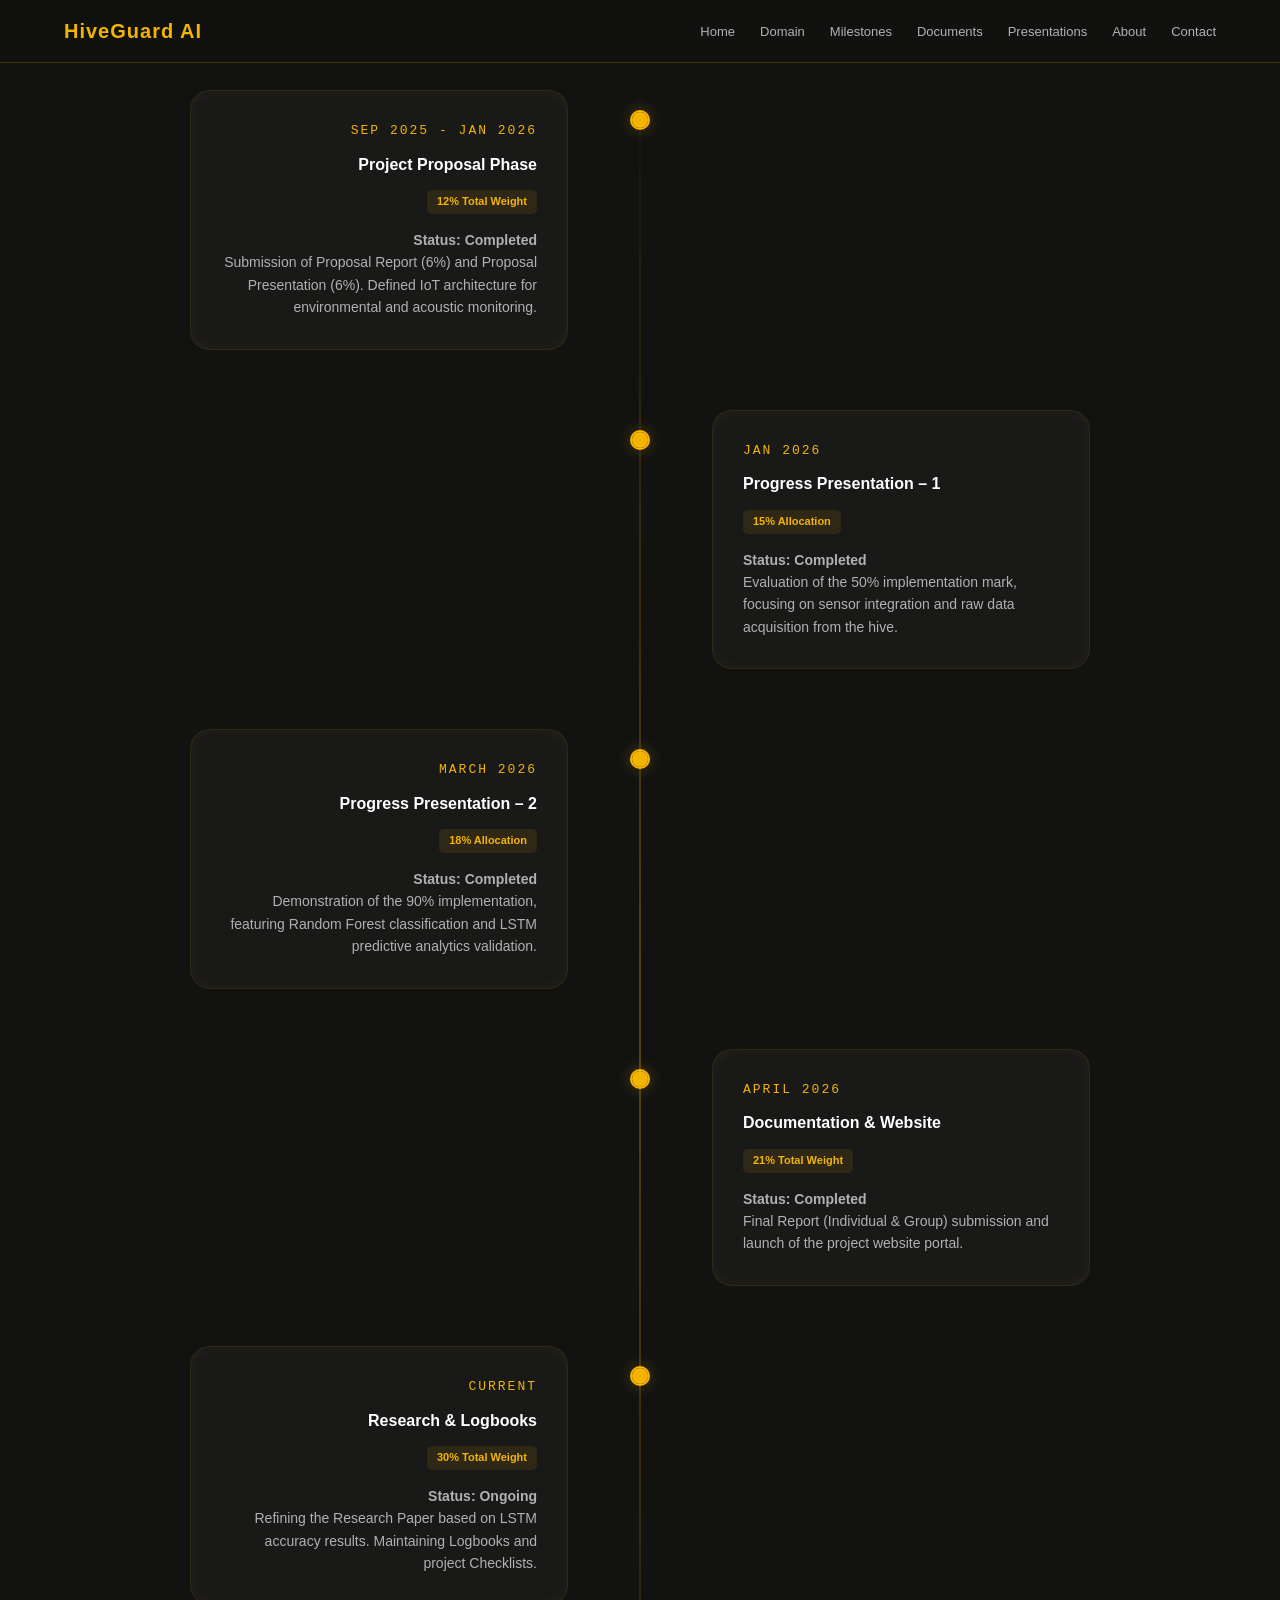
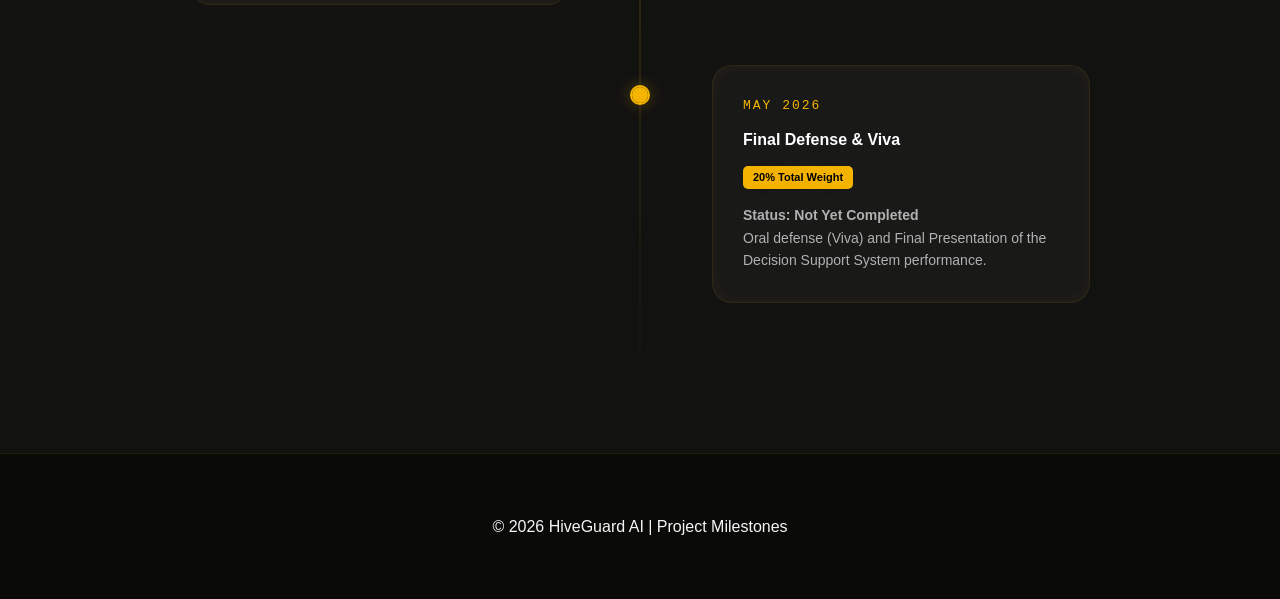
<file: milestones.html>
<!DOCTYPE html>
<html>
<head>
  <title>HiveGuard AI - Milestones</title>
  <link rel="stylesheet" href="css/style.css">
</head>
<body>

<!-- Navigation -->
<nav>
  <div class="container">
    <h1>HiveGuard AI</h1>
    <ul>
      <li><a href="index.html">Home</a></li>
      <li><a href="domain.html">Domain</a></li>
      <li><a href="milestones.html">Milestones</a></li>
      <li><a href="documents.html">Documents</a></li>
      <li><a href="presentations.html">Presentations</a></li>
      <li><a href="about.html">About</a></li>
      <li><a href="contact.html">Contact</a></li>
    </ul>
  </div>
</nav>

<div class="timeline-container">
    <div class="timeline-line"></div>

    <div class="timeline-step reveal completed-step">
        <div class="step-node"><div class="node-pulse"></div></div>
        <div class="step-content glowing-box">
            <span class="step-date">SEP 2025 - JAN 2026</span>
            <h4>Project Proposal Phase</h4>
            <div class="step-marks">12% Total Weight</div>
            <p><strong>Status: Completed</strong><br>
               Submission of Proposal Report (6%) and Proposal Presentation (6%). Defined IoT architecture for environmental and acoustic monitoring.</p>
        </div>
    </div>

    <div class="timeline-step reveal completed-step">
        <div class="step-node"><div class="node-pulse"></div></div>
        <div class="step-content glowing-box">
            <span class="step-date">JAN 2026</span>
            <h4>Progress Presentation – 1</h4>
            <div class="step-marks">15% Allocation</div>
            <p><strong>Status: Completed</strong><br>
               Evaluation of the 50% implementation mark, focusing on sensor integration and raw data acquisition from the hive.</p>
        </div>
    </div>

    <div class="timeline-step reveal completed-step">
        <div class="step-node"><div class="node-pulse"></div></div>
        <div class="step-content glowing-box">
            <span class="step-date">MARCH 2026</span>
            <h4>Progress Presentation – 2</h4>
            <div class="step-marks">18% Allocation</div>
            <p><strong>Status: Completed</strong><br>
               Demonstration of the 90% implementation, featuring Random Forest classification and LSTM predictive analytics validation.</p>
        </div>
    </div>

    <div class="timeline-step reveal completed-step">
        <div class="step-node"><div class="node-pulse"></div></div>
        <div class="step-content glowing-box">
            <span class="step-date">APRIL 2026</span>
            <h4>Documentation & Website</h4>
            <div class="step-marks">21% Total Weight</div>
            <p><strong>Status: Completed</strong><br>
               Final Report (Individual & Group) submission and launch of the project website portal.</p>
        </div>
    </div>

    <div class="timeline-step reveal ongoing-step">
        <div class="step-node"><div class="node-pulse"></div></div>
        <div class="step-content glowing-box">
            <span class="step-date">CURRENT</span>
            <h4>Research & Logbooks</h4>
            <div class="step-marks">30% Total Weight</div>
            <p><strong>Status: Ongoing</strong><br>
               Refining the Research Paper based on LSTM accuracy results. Maintaining Logbooks and project Checklists.</p>
        </div>
    </div>

    <div class="timeline-step reveal highlight-step">
        <div class="step-node"><div class="node-pulse"></div></div>
        <div class="step-content glowing-box">
            <span class="step-date">MAY 2026</span>
            <h4>Final Defense & Viva</h4>
            <div class="step-marks highlight">20% Total Weight</div>
            <p><strong>Status: Not Yet Completed</strong><br>
               Oral defense (Viva) and Final Presentation of the Decision Support System performance.</p>
        </div>
    </div>
</div>
<footer>
  © 2026 HiveGuard AI | Project Milestones
</footer>

</body>
</html>
</file>
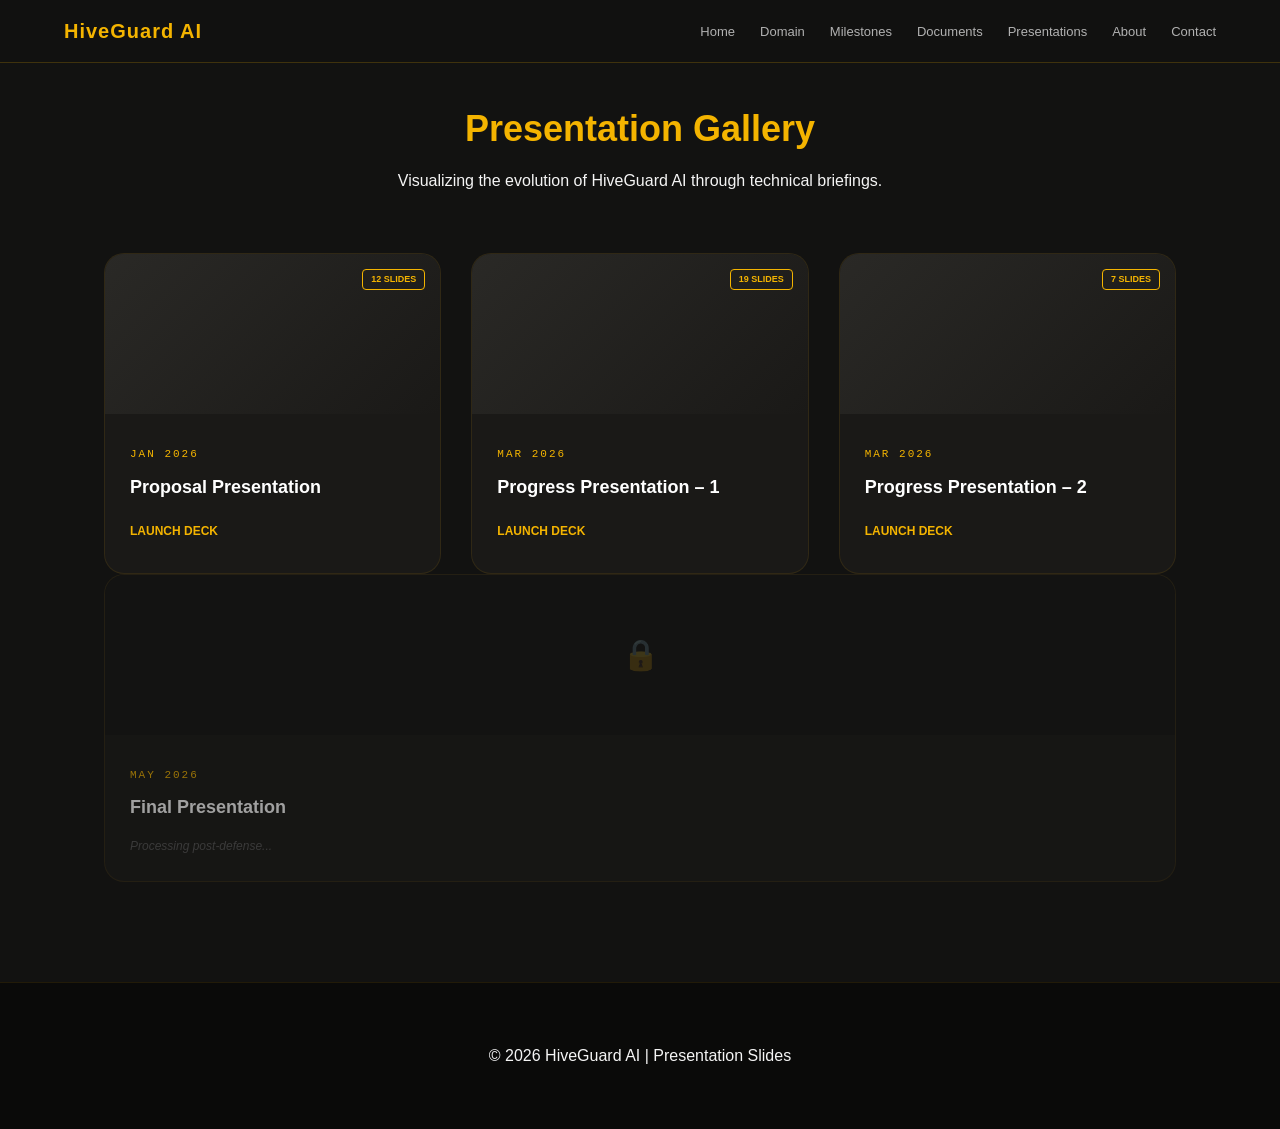
<file: presentations.html>
<!DOCTYPE html>
<html>
<head>
  <title>HiveGuard AI - Presentations</title>
  <link rel="stylesheet" href="css/style.css">
</head>
<body>

<!-- Navigation -->
<nav>
  <div class="container">
    <h1>HiveGuard AI</h1>
    <ul>
      <li><a href="index.html">Home</a></li>
      <li><a href="domain.html">Domain</a></li>
      <li><a href="milestones.html">Milestones</a></li>
      <li><a href="documents.html">Documents</a></li>
      <li><a href="presentations.html">Presentations</a></li>
      <li><a href="about.html">About</a></li>
      <li><a href="contact.html">Contact</a></li>
    </ul>
  </div>
</nav>

<section class="section presentations-section">
    <div class="section-header">
        <h3>Presentation Gallery</h3>
        <p>Visualizing the evolution of HiveGuard AI through technical briefings.</p>
    </div>

  <div class="gallery-grid">
    <div class="deck-card reveal">
        <div class="deck-preview">
            <span class="slide-count">12 SLIDES</span>
            <div class="play-overlay"><span>▶</span></div>
        </div>
        <div class="deck-info">
            <span class="deck-date">JAN 2026</span>
            <h4>Proposal Presentation</h4>
            <a href="https://drive.google.com/file/d/1HwfVucdSuadwRD2CKIjG9szbqobgTi8n/view?usp=sharing" target="_blank" class="view-btn">Launch Deck</a>
        </div>
    </div>

    <div class="deck-card reveal">
        <div class="deck-preview">
            <span class="slide-count">19 SLIDES</span>
            <div class="play-overlay"><span>▶</span></div>
        </div>
        <div class="deck-info">
            <span class="deck-date">MAR 2026</span>
            <h4>Progress Presentation – 1</h4>
            <a href="https://docs.google.com/presentation/d/11gWRAM-829BaP9fjlUvHhYjmaGAYiK-E/edit?usp=sharing&ouid=100703738279522821427&rtpof=true&sd=true" target="_blank" class="view-btn">Launch Deck</a>
        </div>
    </div>

    <div class="deck-card reveal">
        <div class="deck-preview">
            <span class="slide-count">7 SLIDES</span>
            <div class="play-overlay"><span>▶</span></div>
        </div>
        <div class="deck-info">
            <span class="deck-date">MAR 2026</span>
            <h4>Progress Presentation – 2</h4>
            <a href="https://docs.google.com/presentation/d/1nZqXQs-g7z3KDUzrmLsPPTi6fYneBXnn/edit?usp=sharing&ouid=100703738279522821427&rtpof=true&sd=true" target="_blank" class="view-btn">Launch Deck</a>
        </div>
    </div>
</div>

        <div class="deck-card reveal offline">
            <div class="deck-preview locked-preview">
                <div class="lock-icon">🔒</div>
            </div>
            <div class="deck-info">
                <span class="deck-date">MAY 2026</span>
                <h4>Final Presentation</h4>
                <p class="status-text">Processing post-defense...</p>
            </div>
        </div>
    </div>
</section>

<footer>
  © 2026 HiveGuard AI | Presentation Slides
</footer>

</body>
</html>
</file>
<file: css/style.css>
/* =========================
   VARIABLES & RESET
========================= */
:root {
  --gold: #f4b400;
  --gold-glow: rgba(244, 180, 0, 0.3);
  --dark: #121211;
  --dark-soft: #1c1b18;
  --glass: rgba(42, 41, 38, 0.7);
  --text-main: #f5f5f5;
  --text-dim: #b1b1b1;
}

* {
  margin: 0;
  padding: 0;
  box-sizing: border-box;
  font-family: 'Poppins', sans-serif;
}

body {
  background: var(--dark);
  color: var(--text-main);
  line-height: 1.6;
  overflow-x: hidden;
}

/* =========================
   NAVBAR
========================= */
nav {
  background: rgba(18, 18, 17, 0.95);
  backdrop-filter: blur(10px);
  border-bottom: 1px solid rgba(244, 180, 0, 0.2);
  padding: 15px 0;
  position: fixed;
  width: 100%;
  top: 0;
  z-index: 1000;
}

nav .container {
  width: 90%;
  max-width: 1200px;
  margin: auto;
  display: flex;
  justify-content: space-between;
  align-items: center;
}

.logo {
  display: flex;
  align-items: center;
  gap: 10px;
}

.pulse {
  width: 10px;
  height: 10px;
  background: var(--gold);
  border-radius: 50%;
  box-shadow: 0 0 10px var(--gold);
  animation: pulse 2s infinite;
}

@keyframes pulse {
  0% { transform: scale(0.9); opacity: 1; }
  70% { transform: scale(1.5); opacity: 0; }
  100% { transform: scale(0.9); opacity: 0; }
}

nav h1 {
  color: var(--gold);
  font-family: 'Montserrat', sans-serif;
  font-size: 20px;
  letter-spacing: 1px;
}

nav ul {
  list-style: none;
  display: flex;
  gap: 25px;
  align-items: center;
}

nav ul li a {
  text-decoration: none;
  color: var(--text-dim);
  font-size: 13px;
  font-weight: 500;
  transition: 0.3s;
}

nav ul li a:hover { color: var(--gold); }

.nav-cta {
  border: 1px solid var(--gold);
  padding: 8px 18px;
  border-radius: 20px;
}

/* =========================
   HERO SECTION
========================= */
.hero {
  position: relative;
  padding: 200px 20px 120px;
  text-align: center;
  background: radial-gradient(circle at center, #3b2f1c 0%, var(--dark) 70%);
  overflow: hidden;
}

.honeycomb {
  position: absolute;
  inset: 0;
  background-image: linear-gradient(30deg, #2f2c25 12%, transparent 12.5%, transparent 87%, #2f2c25 87.5%, #2f2c25),
                    linear-gradient(150deg, #2f2c25 12%, transparent 12.5%, transparent 87%, #2f2c25 87.5%, #2f2c25),
                    linear-gradient(60deg, #2f2c25 25%, transparent 25.5%, transparent 75%, #2f2c25 75%, #2f2c25);
  background-size: 60px 104px;
  opacity: 0.1;
}

.hero-content { position: relative; z-index: 10; }

.badge {
  display: inline-block;
  background: rgba(244, 180, 0, 0.1);
  color: var(--gold);
  padding: 5px 15px;
  border-radius: 20px;
  font-size: 12px;
  font-weight: 600;
  margin-bottom: 20px;
  border: 1px solid var(--gold-glow);
}

.hero h2 {
  font-family: 'Montserrat', sans-serif;
  font-size: clamp(32px, 5vw, 60px);
  line-height: 1.1;
  margin-bottom: 25px;
}

.highlight {
  color: var(--gold);
  text-shadow: 0 0 30px var(--gold-glow);
}

.hero p {
  max-width: 650px;
  margin: 0 auto 40px;
  color: var(--text-dim);
  font-size: 18px;
}

.button {
  display: inline-block;
  padding: 14px 32px;
  background: var(--gold);
  color: #000;
  text-decoration: none;
  font-weight: 700;
  border-radius: 50px;
  transition: 0.3s;
}

.button.secondary {
  background: transparent;
  color: #fff;
  border: 1px solid rgba(255,255,255,0.2);
  margin-left: 15px;
}

.button:hover {
  transform: translateY(-3px);
  box-shadow: 0 10px 20px rgba(0,0,0,0.3);
}

/* =========================
   CARDS & SECTIONS
========================= */
.section {
  padding: 100px 5%;
  max-width: 1200px;
  margin: auto;
}

.section-header {
  text-align: center;
  margin-bottom: 60px;
}

.section-header h3 {
  font-size: 36px;
  color: var(--gold);
  margin-bottom: 10px;
}

.card-grid {
  display: grid;
  grid-template-columns: repeat(auto-fit, minmax(250px, 1fr));
  gap: 25px;
}

.card {
  background: var(--glass);
  backdrop-filter: blur(10px);
  padding: 40px 30px;
  border-radius: 20px;
  border: 1px solid rgba(255,255,255,0.05);
  transition: 0.4s cubic-bezier(0.175, 0.885, 0.32, 1.275);
}

.card:hover {
  border-color: var(--gold);
  transform: translateY(-10px);
  box-shadow: 0 20px 40px rgba(0,0,0,0.4);
}

.card-icon {
  font-size: 40px;
  margin-bottom: 20px;
}

.card h4 { margin-bottom: 15px; color: var(--gold); }

/* Project Overview styles */
.overview-container {
    display: flex;
    flex-direction: column;
    gap: 20px;
}

.glass-card {
    background: rgba(255,255,255,0.03);
    padding: 30px;
    border-radius: 15px;
    border-left: 4px solid var(--gold);
}
/* =========================
   PROJECT JOURNEY STYLES
========================= */

.journey-container {
    position: relative;
    max-width: 900px;
    margin: 50px auto;
    padding: 20px 0;
}

.journey-item {
    display: flex;
    align-items: center;
    margin-bottom: 60px;
    gap: 40px;
    width: 100%;
}

/* Alternating Layout */
.journey-item.reverse {
    flex-direction: row-reverse;
}

.journey-number {
    background: var(--gold);
    color: #000;
    width: 60px;
    height: 60px;
    display: flex;
    align-items: center;
    justify-content: center;
    font-weight: 800;
    font-size: 20px;
    border-radius: 15px; /* Makes a square-ish honeycomb shape */
    transform: rotate(45deg);
    flex-shrink: 0;
    box-shadow: 0 0 20px var(--gold-glow);
}

.journey-number span { transform: rotate(-45deg); } /* Keep text straight */

/* The Journey Line */
.nectar-path {
    position: absolute;
    top: 0;
    left: 50%;
    transform: translateX(-50%);
    width: 2px;
    height: 100%;
    background: linear-gradient(to bottom, var(--gold) 50%, transparent);
    border-left: 2px dashed var(--gold);
    opacity: 0.3;
    z-index: -1;
}

/* Glass Card Specific Glows */
.glass-card {
    background: rgba(255, 255, 255, 0.03);
    backdrop-filter: blur(10px);
    padding: 30px;
    border-radius: 20px;
    border: 1px solid rgba(244, 180, 0, 0.1);
    transition: 0.4s;
    flex: 1;
}

.glow-left:hover {
    border-left: 5px solid var(--gold);
    box-shadow: -10px 0 30px var(--gold-glow);
}

.glow-right:hover {
    border-right: 5px solid var(--gold);
    box-shadow: 10px 0 30px var(--gold-glow);
}

.glass-card h4 {
    color: var(--gold);
    margin-bottom: 12px;
}

/* Mobile Responsiveness */
@media (max-width: 768px) {
    .journey-item, .journey-item.reverse {
        flex-direction: column;
        text-align: center;
    }
    .nectar-path { left: 20px; transform: none; }
    .journey-number { margin-bottom: 10px; }
}

/* =========================
   ANIMATIONS
========================= */


.reveal.visible {
  opacity: 1;
  transform: translateY(0);
}

.bee-fly {
  position: absolute;
  font-size: 40px;
  animation: flyAcross 15s linear infinite;
  z-index: 1;
}

@keyframes flyAcross {
  0% { left: -50px; top: 20%; transform: rotate(10deg); }
  50% { top: 25%; transform: rotate(-10deg); }
  100% { left: 110%; top: 20%; }
}



footer {
  padding: 60px 20px;
  text-align: center;
  border-top: 1px solid rgba(244, 180, 0, 0.1);
  background: #0a0a09;
}

.footer-links { margin-top: 20px; }
.footer-links a {
    color: var(--gold);
    margin: 0 10px;
    text-decoration: none;
    font-size: 14px;
}

/* =========================
   LITERATURE SURVEY STYLES
========================= */

.survey-grid {
  display: grid;
  grid-template-columns: repeat(auto-fit, minmax(300px, 1fr));
  gap: 30px;
  margin-top: 40px;
}

.survey-card {
  background: linear-gradient(145deg, #2a2926, #1c1b18);
  padding: 40px 30px;
  border-radius: 20px;
  border: 1px solid rgba(244, 180, 0, 0.1);
  position: relative;
  transition: all 0.4s ease;
  display: flex;
  flex-direction: column;
  justify-content: space-between;
}

.survey-card:hover {
  transform: translateY(-10px);
  border-color: var(--gold);
  box-shadow: 0 15px 35px rgba(0, 0, 0, 0.5), 0 0 20px rgba(244, 180, 0, 0.15);
}

.card-tag {
  position: absolute;
  top: -12px;
  left: 20px;
  background: var(--gold);
  color: #000;
  font-size: 10px;
  font-weight: 800;
  padding: 4px 12px;
  border-radius: 5px;
  text-transform: uppercase;
  letter-spacing: 1px;
}

.survey-card h4 {
  font-family: 'Montserrat', sans-serif;
  color: var(--gold);
  margin: 15px 0;
  font-size: 20px;
}

.survey-card p {
  color: var(--text-dim);
  font-size: 15px;
  line-height: 1.7;
  margin-bottom: 25px;
}

.finding-badge {
  background: rgba(244, 180, 0, 0.05);
  border: 1px dashed rgba(244, 180, 0, 0.4);
  color: var(--gold);
  padding: 8px;
  border-radius: 8px;
  font-size: 12px;
  text-align: center;
  font-weight: 600;
}

/* Add a glowing dot to the corner */
.survey-card::before {
  content: "";
  position: absolute;
  top: 15px;
  right: 15px;
  width: 6px;
  height: 6px;
  background: var(--gold);
  border-radius: 50%;
  box-shadow: 0 0 10px var(--gold);
}

/* =========================
   RESEARCH GAP CARD STYLES
========================= */

.gap-container {
    display: grid;
    grid-template-columns: 1fr 1.5fr;
    gap: 40px;
    align-items: center;
    margin-top: 50px;
}

/* Visual Side - Represents Fragmentation */
.gap-visual {
    position: relative;
    height: 300px;
    display: flex;
    justify-content: center;
    align-items: center;
}

.fragment-box {
    position: absolute;
    padding: 10px 20px;
    background: rgba(255, 255, 255, 0.05);
    border: 1px solid rgba(244, 180, 0, 0.3);
    font-size: 12px;
    color: var(--gold);
    border-radius: 8px;
    animation: drift 6s infinite ease-in-out;
}

.fragment-box:nth-child(1) { top: 10%; left: 10%; animation-delay: 0s; }
.fragment-box:nth-child(2) { bottom: 15%; left: 20%; animation-delay: 2s; }
.fragment-box:nth-child(3) { top: 40%; right: 10%; animation-delay: 4s; }

@keyframes drift {
    0%, 100% { transform: translate(0, 0); }
    50% { transform: translate(10px, -15px); }
}

.solution-node {
    width: 100px;
    height: 100px;
    background: var(--gold);
    color: black;
    border-radius: 50%;
    display: flex;
    align-items: center;
    justify-content: center;
    font-weight: 800;
    font-size: 12px;
    text-align: center;
    box-shadow: 0 0 40px var(--gold-glow);
    z-index: 2;
}

/* The Content Card */
.gap-card {
    background: linear-gradient(135deg, #1c1b18 0%, #2a2926 100%);
    padding: 45px;
    border-radius: 24px;
    border: 1px solid rgba(244, 180, 0, 0.1);
    position: relative;
    overflow: hidden;
}

.gap-card::before {
    content: "";
    position: absolute;
    top: 0;
    left: 0;
    width: 4px;
    height: 100%;
    background: var(--gold);
    box-shadow: 0 0 15px var(--gold);
}

.gap-icon {
    font-size: 30px;
    margin-bottom: 20px;
}

.gap-meta {
    display: flex;
    gap: 15px;
    align-items: center;
    margin-top: 20px;
}

.location-tag {
    font-size: 12px;
    color: #888;
    border: 1px solid #444;
    padding: 4px 10px;
    border-radius: 5px;
}

.finding-badge {
    background: var(--gold);
    color: black;
    font-size: 13px;
    padding: 6px 15px;
    border-radius: 50px;
    font-weight: bold;
}

/* Decorative Gap "Hole" */
.gap-decoration {
    position: absolute;
    bottom: -20px;
    right: -20px;
    width: 100px;
    height: 100px;
    background: radial-gradient(circle, var(--gold-glow) 0%, transparent 70%);
    opacity: 0.5;
}

/* Mobile Fix */
@media (max-width: 900px) {
    .gap-container { grid-template-columns: 1fr; }
    .gap-visual { height: 200px; }
}


/* =========================
   CREATIVE RESEARCH PROBLEM STYLES
========================= */

.problem-wrapper {
    display: grid;
    grid-template-columns: 1.5fr 1fr;
    gap: 20px;
    margin-top: 40px;
}

/* Main Large Card */
.problem-main-card {
    background: #1a1917;
    padding: 50px;
    border-radius: 30px;
    border: 1px solid rgba(244, 180, 0, 0.1);
    position: relative;
    overflow: hidden;
    display: flex;
    flex-direction: column;
    justify-content: center;
}

/* Animated Circuit Background */
.circuit-overlay {
    position: absolute;
    top: 0; left: 0; width: 100%; height: 100%;
    background-image: radial-gradient(var(--gold) 1px, transparent 1px);
    background-size: 30px 30px;
    opacity: 0.05;
    pointer-events: none;
}

.core-question h4 {
    font-size: 28px;
    line-height: 1.3;
    color: #fff;
    margin-bottom: 30px;
    border-left: 4px solid var(--gold);
    padding-left: 20px;
}

.label {
    display: block;
    color: var(--gold);
    text-transform: uppercase;
    font-size: 12px;
    letter-spacing: 2px;
    margin-bottom: 10px;
    font-weight: 700;
}

/* Icons Grid inside the card */
.problem-goals {
    display: grid;
    grid-template-columns: repeat(auto-fit, minmax(150px, 1fr));
    gap: 20px;
    margin-top: 20px;
}

.goal-item {
    background: rgba(255, 255, 255, 0.03);
    padding: 15px;
    border-radius: 12px;
    text-align: center;
    transition: 0.3s;
}

.goal-item:hover {
    background: rgba(244, 180, 0, 0.1);
}

.goal-icon {
    font-size: 24px;
    display: block;
    margin-bottom: 10px;
}

.goal-item p {
    font-size: 12px;
    color: var(--text-dim);
    margin: 0;
}

/* Sidebar Cards */
.context-sidebar {
    display: flex;
    flex-direction: column;
    gap: 20px;
}

.context-card {
    background: #252421;
    padding: 30px;
    border-radius: 20px;
    border: 1px solid rgba(255, 255, 255, 0.05);
    flex: 1;
}

.context-card.highlight {
    border: 1px solid var(--gold);
    background: linear-gradient(135deg, #1a1917 0%, #2f2a1a 100%);
}

.context-card h5 {
    color: var(--gold);
    text-transform: uppercase;
    margin-bottom: 10px;
    font-size: 14px;
}

.context-card p {
    font-size: 14px;
    color: var(--text-dim);
    margin: 0;
}

/* Mobile Responsiveness */
@media (max-width: 850px) {
    .problem-wrapper {
        grid-template-columns: 1fr;
    }
}

/* =========================
   RESEARCH OBJECTIVES STYLES
========================= */

.objectives-container {
    position: relative;
    max-width: 1000px;
    margin: 50px auto;
    display: grid;
    grid-template-columns: 1fr 1fr; /* 2x2 Grid for desktop */
    gap: 40px;
}

.objective-item {
    display: flex;
    gap: 20px;
    align-items: flex-start;
}

.obj-number {
    background: var(--gold);
    color: #000;
    font-weight: 800;
    width: 45px;
    height: 45px;
    display: flex;
    align-items: center;
    justify-content: center;
    border-radius: 10px;
    transform: rotate(15deg);
    flex-shrink: 0;
    box-shadow: 0 0 15px var(--gold-glow);
}

.obj-content {
    background: #1a1917;
    padding: 30px;
    border-radius: 20px;
    border: 1px solid rgba(244, 180, 0, 0.1);
    position: relative;
    transition: all 0.4s ease;
}

/* Glowing Hover Effect */
.obj-content:hover {
    border-color: var(--gold);
    box-shadow: 0 0 25px rgba(244, 180, 0, 0.15);
    transform: translateY(-5px);
}

.obj-content h4 {
    color: var(--gold);
    font-size: 18px;
    margin-bottom: 12px;
}

.obj-content p {
    font-size: 14px;
    color: var(--text-dim);
    line-height: 1.6;
}

.obj-tag {
    margin-top: 15px;
    display: inline-block;
    font-size: 10px;
    font-weight: 700;
    text-transform: uppercase;
    letter-spacing: 1px;
    color: var(--gold);
    border: 1px solid rgba(244, 180, 0, 0.3);
    padding: 3px 10px;
    border-radius: 5px;
}

/* Specific Glowing Box Style from your request */
.glowing-box::after {
    content: "";
    position: absolute;
    top: 0; left: 0; width: 100%; height: 100%;
    border-radius: 20px;
    pointer-events: none;
    box-shadow: inset 0 0 15px rgba(244, 180, 0, 0.05);
    transition: 0.4s;
}

.glowing-box:hover::after {
    box-shadow: inset 0 0 30px rgba(244, 180, 0, 0.1);
}

/* Mobile Responsiveness */
@media (max-width: 768px) {
    .objectives-container {
        grid-template-columns: 1fr;
    }
}

/* =========================
   TEAM CONTRIBUTIONS SECTION
========================= */

.team-contributions {
  padding: 100px 20px;
  width: 90%;
  max-width: 1000px;
  margin: auto;
}

.team-contributions h3 {
  font-size: 36px;
  margin-bottom: 50px;
  text-align: center;
  color: #f4b400;
  font-weight: 700;
}

/* =========================
   TEAM CONTRIBUTIONS: CYBER STYLE
========================= */
/* =========================
   TEAM BENTO GRID STYLES
========================= */

.team-bento-grid {
    display: grid;
    grid-template-columns: 1fr 1fr; /* Forces 2 columns */
    gap: 25px;
    max-width: 1000px;
    margin: 40px auto;
}

.member-bento {
    background: #1a1917;
    border: 1px solid rgba(244, 180, 0, 0.1);
    border-radius: 24px;
    padding: 40px;
    position: relative;
    overflow: hidden;
    transition: all 0.4s cubic-bezier(0.175, 0.885, 0.32, 1.275);
    display: flex;
    flex-direction: column;
    justify-content: center;
}

/* The Glowing Aura */
.member-bento:hover {
    transform: scale(1.02);
    border-color: var(--gold);
    box-shadow: 0 20px 40px rgba(0, 0, 0, 0.6), 
                0 0 20px rgba(244, 180, 0, 0.2);
}

.bento-glow {
    position: absolute;
    top: 0; left: 0; width: 100%; height: 100%;
    background: radial-gradient(circle at var(--mouse-x, 50%) var(--mouse-y, 50%), 
                rgba(244, 180, 0, 0.1) 0%, 
                transparent 60%);
    opacity: 0;
    transition: opacity 0.3s;
    pointer-events: none;
}

.member-bento:hover .bento-glow {
    opacity: 1;
}

.badge-no {
    font-family: monospace;
    color: var(--gold);
    font-size: 12px;
    border: 1px solid var(--gold);
    padding: 2px 8px;
    border-radius: 6px;
    margin-bottom: 15px;
    display: inline-block;
}

.member-info h4 {
    font-size: 22px;
    color: #fff;
    margin-bottom: 5px;
}

.role-line {
    color: var(--gold);
    font-weight: 700;
    font-size: 13px;
    text-transform: uppercase;
    letter-spacing: 1.5px;
    margin-bottom: 20px;
    display: flex;
    align-items: center;
    gap: 10px;
}

.role-line::after {
    content: "";
    flex: 1;
    height: 1px;
    background: linear-gradient(to right, var(--gold), transparent);
}

.member-info p {
    color: var(--text-dim);
    font-size: 15px;
    line-height: 1.6;
}

/* Mobile: Stack them when screen is small */
@media (max-width: 800px) {
    .team-bento-grid {
        grid-template-columns: 1fr;
    }
    .member-bento {
        padding: 30px;
    }
}
/* Container Layouts */
.overview-bento, .team-bento-grid {
    display: grid;
    grid-template-columns: 1fr 1fr;
    gap: 25px;
    margin-top: 40px;
}

.full-width { grid-column: span 2; }

/* The "Beautiful" Card Style */
.glass-card, .member-bento {
    background: rgba(255, 255, 255, 0.03);
    backdrop-filter: blur(15px);
    border: 1px solid rgba(244, 180, 0, 0.1);
    padding: 40px;
    border-radius: 24px;
    transition: all 0.4s ease;
    position: relative;
    overflow: hidden;
}

.glass-card:hover, .member-bento:hover {
    border-color: var(--gold);
    transform: translateY(-10px);
    box-shadow: 0 20px 40px rgba(0,0,0,0.4), 0 0 20px rgba(244, 180, 0, 0.1);
}

/* Details */
.card-icon { font-size: 40px; margin-bottom: 20px; }

.badge-no {
    font-family: monospace;
    color: var(--gold);
    font-size: 11px;
    letter-spacing: 1px;
    border: 1px solid var(--gold);
    padding: 2px 8px;
    border-radius: 4px;
    margin-bottom: 15px;
    display: inline-block;
}

.role-line {
    color: var(--gold);
    font-weight: 700;
    font-size: 13px;
    text-transform: uppercase;
    margin-bottom: 15px;
    display: flex;
    align-items: center;
    gap: 10px;
}

.role-line::after {
    content: "";
    flex: 1;
    height: 1px;
    background: linear-gradient(to right, var(--gold), transparent);
}

/* =========================
   TECHNOLOGIES USED SECTION
========================= */

/* =========================
   TECH BLUEPRINT STYLES
========================= */

.tech-blueprint-grid {
    display: grid;
    grid-template-columns: repeat(auto-fit, minmax(280px, 1fr));
    gap: 20px;
    margin-top: 40px;
}

.tech-tile {
    background: #1a1917; /* Darker obsidian background */
    border: 1px solid rgba(244, 180, 0, 0.1);
    border-radius: 20px;
    padding: 35px;
    position: relative;
    transition: all 0.4s cubic-bezier(0.165, 0.84, 0.44, 1);
    display: flex;
    flex-direction: column;
    overflow: hidden;
}

.tech-tile:hover {
    transform: translateY(-8px);
    border-color: #f4b400; /* Primary gold color */
    box-shadow: 0 15px 30px rgba(0, 0, 0, 0.6), 0 0 15px rgba(244, 180, 0, 0.1);
}

/* Metadata Tags */
.tile-header {
    display: flex;
    justify-content: space-between;
    align-items: center;
    margin-bottom: 20px;
}

.tech-id {
    font-family: 'Courier New', Courier, monospace;
    font-size: 11px;
    color: #f4b400;
    opacity: 0.7;
    letter-spacing: 1px;
}

/* Status Indicator Pulse */
.status-pulse {
    width: 8px;
    height: 8px;
    background: #f4b400;
    border-radius: 50%;
    box-shadow: 0 0 10px #f4b400;
    animation: pulse 2s infinite;
}

@keyframes pulse {
    0% { opacity: 1; transform: scale(1); }
    50% { opacity: 0.4; transform: scale(1.2); }
    100% { opacity: 1; transform: scale(1); }
}

.tech-tile h4 {
    color: #fff;
    font-size: 20px;
    margin-bottom: 15px;
    font-weight: 600;
}

.tech-tile p {
    font-size: 14px;
    color: #d1d5db; /* text-dim color */
    line-height: 1.6;
    margin-bottom: 20px;
    flex-grow: 1;
}

/* Technical Spec Chips */
.tech-specs {
    display: flex;
    gap: 8px;
    flex-wrap: wrap;
}

.tech-specs span {
    font-size: 10px;
    text-transform: uppercase;
    font-weight: 700;
    color: #f4b400;
    background: rgba(244, 180, 0, 0.05);
    border: 1px solid rgba(244, 180, 0, 0.2);
    padding: 4px 10px;
    border-radius: 50px;
}

/* Highlighted AI Tile */
.highlight-tile {
    background: linear-gradient(145deg, #1a1917, #2d2a1d);
    border-color: rgba(244, 180, 0, 0.4);
}

/* =========================
  MILESTONES
========================= */

/* =========================
   TIMELINE ROADMAP STYLES
========================= */

.milestones-section {
    padding: 80px 20px;
}

.timeline-container {
    position: relative;
    max-width: 900px;
    margin: 50px auto;
    padding: 40px 0;
}

/* Central Vertical Energy Line */
.timeline-line {
    position: absolute;
    left: 50%;
    top: 0;
    width: 2px;
    height: 100%;
    background: linear-gradient(to bottom, transparent, var(--gold), transparent);
    transform: translateX(-50%);
    opacity: 0.3;
}

.timeline-step {
    position: relative;
    width: 100%;
    margin-bottom: 60px;
    display: flex;
    justify-content: center;
}

/* The Node/Dot in the middle */
.step-node {
    position: absolute;
    left: 50%;
    top: 20px;
    width: 20px;
    height: 20px;
    background: #1a1917;
    border: 2px solid var(--gold);
    border-radius: 50%;
    transform: translateX(-50%);
    z-index: 5;
    box-shadow: 0 0 15px var(--gold-glow);
}

.node-pulse {
    width: 100%;
    height: 100%;
    border-radius: 50%;
    background: var(--gold);
    animation: nodePulse 2s infinite;
}

@keyframes nodePulse {
    0% { transform: scale(1); opacity: 0.8; }
    100% { transform: scale(2.5); opacity: 0; }
}

/* Step Content Cards */
.step-content {
    width: 42%;
    margin-left: auto; /* Default to right side */
    background: rgba(255, 255, 255, 0.03);
    border: 1px solid rgba(244, 180, 0, 0.1);
    padding: 30px;
    border-radius: 20px;
    position: relative;
    transition: 0.4s;
}

/* Alternate Left/Right logic */
.timeline-step:nth-child(even) .step-content {
    margin-left: 0;
    margin-right: auto;
    text-align: right;
}

.step-content:hover {
    border-color: var(--gold);
    transform: translateY(-5px);
    box-shadow: 0 10px 30px rgba(0, 0, 0, 0.5);
}

/* Meta Details */
.step-date {
    display: block;
    font-family: monospace;
    color: var(--gold);
    font-size: 13px;
    letter-spacing: 2px;
    margin-bottom: 10px;
}

.step-marks {
    display: inline-block;
    font-size: 11px;
    background: rgba(244, 180, 0, 0.1);
    color: var(--gold);
    padding: 3px 10px;
    border-radius: 5px;
    margin-bottom: 15px;
    font-weight: 700;
}

.step-marks.highlight {
    background: var(--gold);
    color: #000;
}

.step-content h4 {
    color: #fff;
    margin-bottom: 10px;
}

.step-content p {
    font-size: 14px;
    color: var(--text-dim);
    line-height: 1.6;
}

/* Mobile: Single Column */
@media (max-width: 768px) {
    .timeline-line { left: 20px; }
    .step-node { left: 20px; }
    .step-content { 
        width: 85%; 
        margin-left: 50px !important; 
        text-align: left !important; 
    }
}

/* =========================
   DOCUMENTS
========================= */

/* =========================
   CLOUD VAULT STYLES
========================= */

.vault-grid {
    display: grid;
    grid-template-columns: repeat(auto-fit, minmax(280px, 1fr));
    gap: 25px;
    margin-top: 40px;
}

.document-node {
    background: linear-gradient(145deg, #1c1b18, #252421);
    border: 1px solid rgba(244, 180, 0, 0.1);
    border-radius: 22px;
    padding: 35px;
    position: relative;
    transition: all 0.4s cubic-bezier(0.175, 0.885, 0.32, 1.275);
    display: flex;
    flex-direction: column;
    overflow: hidden;
}

.document-node:hover {
    transform: translateY(-10px);
    border-color: var(--gold);
    box-shadow: 0 15px 40px rgba(0, 0, 0, 0.6), 
                0 0 20px rgba(244, 180, 0, 0.1);
}

.cloud-sync-icon {
    font-size: 32px;
    margin-bottom: 20px;
    filter: drop-shadow(0 0 10px rgba(244, 180, 0, 0.3));
}

.file-meta {
    font-family: 'Courier New', Courier, monospace;
    font-size: 10px;
    color: var(--gold);
    letter-spacing: 2px;
    opacity: 0.8;
}

.document-node h4 {
    color: #fff;
    margin: 10px 0;
    font-size: 20px;
    font-weight: 600;
}

/* Status Badges */
.status-badge {
    font-size: 9px;
    font-weight: 800;
    padding: 3px 10px;
    border-radius: 6px;
    display: inline-block;
    margin-bottom: 25px;
    letter-spacing: 1px;
}

.status-badge.complete {
    background: rgba(244, 180, 0, 0.1);
    color: var(--gold);
    border: 1px solid rgba(244, 180, 0, 0.3);
}

.status-badge.pending {
    background: rgba(255, 255, 255, 0.05);
    color: #666;
    border: 1px solid rgba(255, 255, 255, 0.1);
}

/* Google Drive Themed Button */
.drive-btn {
    text-decoration: none;
    display: flex;
    justify-content: space-between;
    align-items: center;
    background: rgba(255, 255, 255, 0.03);
    border: 1px solid rgba(255, 255, 255, 0.1);
    color: #fff;
    font-size: 12px;
    font-weight: 600;
    padding: 12px 20px;
    border-radius: 12px;
    transition: 0.3s;
}

.drive-btn:hover {
    background: var(--gold);
    color: #000;
    border-color: var(--gold);
}

.external-icon {
    font-style: normal;
    font-weight: bold;
}

/* Locked Card Style */
.document-node.locked {
    opacity: 0.5;
    background: #141413;
}

.lock-overlay {
    font-size: 11px;
    color: #555;
    text-transform: uppercase;
    font-weight: 700;
}

/* =========================
   PRESENTATION GALLERY STYLES
========================= */

.gallery-grid {
    display: grid;
    grid-template-columns: repeat(auto-fit, minmax(280px, 1fr));
    gap: 30px;
    margin-top: 50px;
}

.deck-card {
    background: #1a1917;
    border: 1px solid rgba(244, 180, 0, 0.1);
    border-radius: 20px;
    overflow: hidden;
    transition: all 0.5s cubic-bezier(0.175, 0.885, 0.32, 1.275);
    position: relative;
}

.deck-card:hover {
    transform: translateY(-12px);
    border-color: var(--gold);
    box-shadow: 0 20px 40px rgba(0, 0, 0, 0.6);
}

/* Slide Preview Area */
.deck-preview {
    height: 160px;
    background: linear-gradient(135deg, #2a2926 0%, #1a1917 100%);
    position: relative;
    display: flex;
    align-items: center;
    justify-content: center;
}

.slide-count {
    position: absolute;
    top: 15px;
    right: 15px;
    font-size: 9px;
    font-weight: 800;
    color: var(--gold);
    border: 1px solid var(--gold);
    padding: 2px 8px;
    border-radius: 4px;
}

.play-overlay {
    width: 50px;
    height: 50px;
    background: var(--gold);
    border-radius: 50%;
    display: flex;
    align-items: center;
    justify-content: center;
    font-size: 20px;
    color: #000;
    opacity: 0;
    transform: scale(0.5);
    transition: 0.3s;
    box-shadow: 0 0 20px rgba(244, 180, 0, 0.4);
}

.deck-card:hover .play-overlay {
    opacity: 1;
    transform: scale(1);
}

/* Info Section */
.deck-info {
    padding: 25px;
}

.deck-date {
    font-family: monospace;
    color: var(--gold);
    font-size: 11px;
    letter-spacing: 2px;
}

.deck-info h4 {
    color: #fff;
    margin: 8px 0 15px 0;
    font-size: 18px;
}

.view-btn {
    text-decoration: none;
    font-size: 12px;
    font-weight: 700;
    color: var(--gold);
    text-transform: uppercase;
    display: inline-block;
    padding-bottom: 5px;
    border-bottom: 2px solid transparent;
    transition: 0.3s;
}

.view-btn:hover {
    border-color: var(--gold);
    letter-spacing: 1px;
}

/* Locked State */
.offline {
    opacity: 0.6;
}

.locked-preview {
    background: #141413 !important;
}

.lock-icon {
    font-size: 30px;
    opacity: 0.3;
}

.status-text {
    font-size: 12px;
    color: #555;
    font-style: italic;
}
/* =========================
   ABOUT US: CYBER-PORTAL
========================= */

.about-portal-grid {
    display: grid;
    grid-template-columns: repeat(auto-fit, minmax(280px, 1fr));
    gap: 25px;
    margin-top: 40px;
}

.profile-portal {
    background: #1a1917;
    border: 1px solid rgba(244, 180, 0, 0.1);
    border-radius: 24px;
    padding: 30px;
    position: relative;
    overflow: hidden;
    transition: all 0.4s cubic-bezier(0.175, 0.885, 0.32, 1.275);
    display: flex;
    flex-direction: column;
    align-items: center; /* Center everything */
    text-align: center;
}

.profile-portal:hover {
    transform: translateY(-10px);
    border-color: var(--gold);
    box-shadow: 0 15px 35px rgba(0, 0, 0, 0.5), 0 0 15px rgba(244, 180, 0, 0.2);
}

/* Moving Scanner Light Effect on Hover */
.portal-scanner {
    position: absolute;
    top: -100%;
    left: 0;
    width: 100%;
    height: 5px;
    background: linear-gradient(90deg, transparent, var(--gold), transparent);
    opacity: 0.5;
    transition: 0.6s;
}

.profile-portal:hover .portal-scanner {
    top: 100%;
}

/* The Photograph Styling */
.portal-header {
    margin-bottom: 25px;
    display: flex;
    flex-direction: column;
    align-items: center;
}

.member-photo-wrapper {
    width: 110px;
    height: 110px;
    border-radius: 50%;
    position: relative;
    margin-bottom: 15px;
    padding: 5px; /* Creates space for the ring */
    background: #1a1917; /* Matches card bg */
    border: 2px solid rgba(244, 180, 0, 0.1); /* Static ring */
    transition: 0.4s;
}

.member-photo {
    width: 100%;
    height: 100%;
    border-radius: 50%;
    object-fit: cover; /* Ensures photo fills circle without stretching */
    filter: grayscale(80%); /* Pro-tech aesthetic, full color on hover */
    transition: 0.4s;
}

.profile-portal:hover .member-photo {
    filter: grayscale(0%);
    transform: scale(1.05);
}

/* The Hexagonal "Power Ring" Glow on Hover */
.profile-portal:hover .member-photo-wrapper {
    border-color: var(--gold);
    box-shadow: 0 0 25px rgba(244, 180, 0, 0.4);
}

.member-tag {
    font-family: monospace;
    font-size: 10px;
    color: var(--gold);
    background: rgba(244, 180, 0, 0.05);
    padding: 3px 10px;
    border-radius: 4px;
    text-transform: uppercase;
    letter-spacing: 1px;
}

/* Body Styling */
.portal-body h4 {
    color: #fff;
    font-size: 20px;
    margin-bottom: 5px;
}

.member-role {
    color: var(--gold);
    font-size: 13px;
    font-weight: 700;
    text-transform: uppercase;
    letter-spacing: 1px;
    margin-bottom: 15px;
}

.member-desc {
    color: var(--text-dim);
    font-size: 14px;
    line-height: 1.6;
    margin-bottom: 20px;
}

/* Skill "Chips" */
.member-skills {
    display: flex;
    gap: 8px;
    flex-wrap: wrap;
    justify-content: center;
    margin-bottom: 25px;
}

.member-skills span {
    font-size: 10px;
    color: #fff;
    background: rgba(255, 255, 255, 0.05);
    padding: 4px 10px;
    border-radius: 5px;
    font-weight: 600;
}

/* Symmetrical Social Footer */
.portal-footer {
    width: 100%;
    border-top: 1px solid rgba(255, 255, 255, 0.05);
    padding-top: 20px;
    margin-top: auto; /* Pushes footer to bottom */
}

.member-social {
    display: flex;
    gap: 15px;
    justify-content: center;
}

.social-icon {
    text-decoration: none;
    color: var(--text-dim);
    font-family: monospace;
    font-weight: 800;
    font-size: 14px;
    width: 32px;
    height: 32px;
    display: flex;
    align-items: center;
    justify-content: center;
    border: 1px solid rgba(255, 255, 255, 0.1);
    border-radius: 8px;
    transition: 0.3s;
}

.social-icon:hover {
    color: #000;
    background: var(--gold);
    border-color: var(--gold);
    box-shadow: 0 0 10px rgba(244, 180, 0, 0.3);
}

/* =========================
   CONTACT SECTION STYLES
========================= */

.contact-wrapper {
    display: grid;
    grid-template-columns: 1fr 1.5fr; /* Split panel */
    gap: 40px;
    max-width: 1100px;
    margin: 40px auto;
}

/* Info Panel Styling */
.contact-info-panel {
    background: rgba(255, 255, 255, 0.03);
    border-left: 4px solid var(--gold);
    padding: 50px;
    border-radius: 20px;
    backdrop-filter: blur(10px);
}

.panel-tag {
    font-family: monospace;
    color: var(--gold);
    letter-spacing: 3px;
    font-size: 11px;
    margin-bottom: 20px;
}

.info-item {
    margin-top: 30px;
}

.info-label {
    display: block;
    font-size: 10px;
    color: var(--text-dim);
    letter-spacing: 1.5px;
    margin-bottom: 5px;
}

.info-item a, .info-item p {
    font-size: 18px;
    color: #fff;
    text-decoration: none;
    transition: 0.3s;
}

.info-item a:hover {
    color: var(--gold);
    padding-left: 5px;
}

/* Form Panel Styling */
.contact-form-panel {
    background: #1a1917;
    padding: 50px;
    border-radius: 20px;
    border: 1px solid rgba(255, 255, 255, 0.05);
}

.input-group {
    position: relative;
    margin-bottom: 35px;
}

.input-group input, .input-group textarea {
    width: 100%;
    background: transparent;
    border: none;
    padding: 10px 0;
    color: #fff;
    font-size: 16px;
    outline: none;
}

.input-group label {
    position: absolute;
    top: 10px;
    left: 0;
    color: var(--text-dim);
    transition: 0.3s;
    pointer-events: none;
}

/* Animated Label & Line */
.input-group input:focus ~ label,
.input-group input:valid ~ label,
.input-group textarea:focus ~ label,
.input-group textarea:valid ~ label {
    top: -15px;
    font-size: 12px;
    color: var(--gold);
}

.input-line {
    height: 1px;
    width: 100%;
    background: rgba(255, 255, 255, 0.1);
    position: relative;
}

.input-line::after {
    content: '';
    position: absolute;
    height: 2px;
    width: 0%;
    background: var(--gold);
    bottom: 0;
    left: 0;
    transition: 0.4s;
}

.input-group input:focus ~ .input-line::after,
.input-group textarea:focus ~ .input-line::after {
    width: 100%;
}

/* The Transmit Button */
.transmit-btn {
    width: 100%;
    padding: 15px;
    background: transparent;
    border: 1px solid var(--gold);
    color: var(--gold);
    font-weight: 800;
    letter-spacing: 2px;
    border-radius: 10px;
    cursor: pointer;
    position: relative;
    overflow: hidden;
    transition: 0.4s;
}

.transmit-btn:hover {
    background: var(--gold);
    color: #000;
    box-shadow: 0 0 20px rgba(244, 180, 0, 0.4);
}

.contact-status {
    display: flex;
    align-items: center;
    gap: 10px;
    margin-top: 50px;
    font-size: 10px;
    font-family: monospace;
    color: #00ff88;
}

.status-indicator {
    width: 8px;
    height: 8px;
    background: #00ff88;
    border-radius: 50%;
    box-shadow: 0 0 8px #00ff88;
    animation: blink 1.5s infinite;
}

@keyframes blink {
    50% { opacity: 0.3; }
}

/* Mobile Responsiveness */
@media (max-width: 850px) {
    .contact-wrapper {
        grid-template-columns: 1fr;
    }
}
</file>
